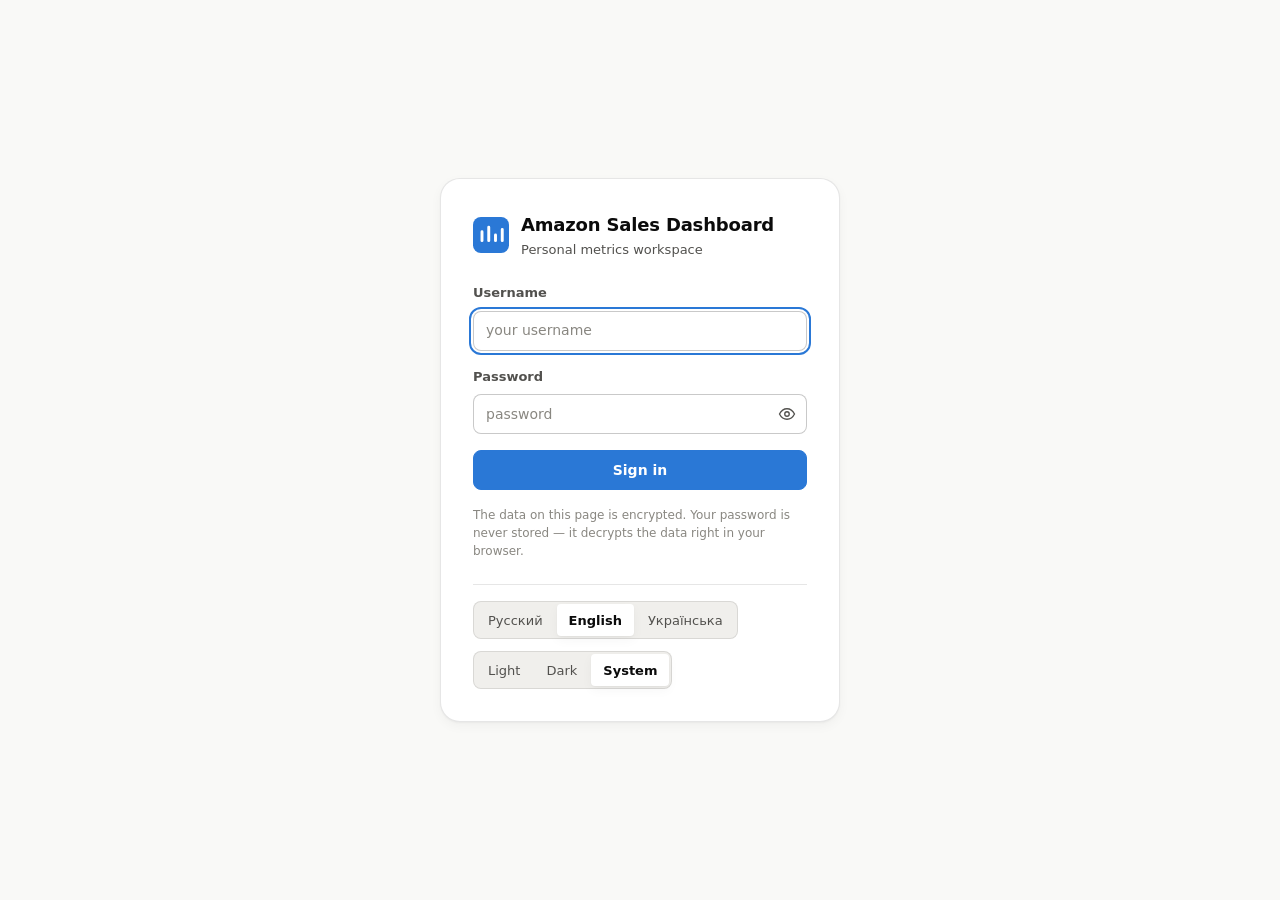
<file: index.html>
<!DOCTYPE html>
<html lang="en" data-theme-pref="system">
<head>
<meta charset="utf-8">
<meta name="viewport" content="width=device-width, initial-scale=1">
<meta name="color-scheme" content="light dark">
<meta name="robots" content="noindex, nofollow">
<title>Amazon Dashboard</title>

<link rel="icon" href="data:image/svg+xml,%3Csvg xmlns='http://www.w3.org/2000/svg' viewBox='0 0 32 32'%3E%3Crect width='32' height='32' rx='7' fill='%232a78d6'/%3E%3Cpath d='M8 21V13M14 21V9M20 21V16M26 21V11' stroke='white' stroke-width='2.6' stroke-linecap='round'/%3E%3C/svg%3E">

<link rel="stylesheet" href="assets/css/tokens.css">
<link rel="stylesheet" href="assets/css/app.css">

<script>
/* Тема применяется ДО первой отрисовки: иначе при системной тёмной
   успевает мигнуть светлый фон. Язык ставится здесь же — атрибут lang
   влияет на переносы и на озвучку скринридером. */
(function () {
  try {
    var pref = localStorage.getItem("dashboard.theme") || "system";
    document.documentElement.setAttribute("data-theme-pref", pref);
    if (pref === "light" || pref === "dark") {
      document.documentElement.setAttribute("data-theme", pref);
    }
  } catch (e) {}
  try {
    var langs = ["ru", "en", "uk"];
    var saved = localStorage.getItem("dashboard.lang");
    var pick = null;
    if (saved && langs.indexOf(saved) !== -1) {
      pick = saved;
    } else {
      var list = navigator.languages && navigator.languages.length
        ? navigator.languages : [navigator.language || "en"];
      for (var i = 0; i < list.length && !pick; i++) {
        var base = String(list[i]).toLowerCase().split("-")[0];
        if (langs.indexOf(base) !== -1) pick = base;
      }
    }
    document.documentElement.lang = pick || "en";
  } catch (e) {}
})();
</script>
</head>

<body>

<a class="skip-link" href="#main" data-i18n="a11y.skipToContent">Skip to content</a>

<!-- =====================================================================
     Экран входа
     ================================================================== -->
<div class="login" id="login-view">
  <div class="login__card">

    <div class="login__brand">
      <svg class="login__mark" viewBox="0 0 32 32" aria-hidden="true">
        <rect width="32" height="32" rx="7" fill="var(--series-1)"></rect>
        <path d="M8 21V13M14 21V9M20 21V16M26 21V11" stroke="#fff"
              stroke-width="2.6" stroke-linecap="round"></path>
      </svg>
      <div>
        <div class="login__title" data-i18n="app.title">Amazon Sales Dashboard</div>
        <div class="login__subtitle" data-i18n="app.subtitle">Personal metrics workspace</div>
      </div>
    </div>

    <form class="login__form" id="login-form" autocomplete="on" novalidate>
      <h1 class="sr-only" data-i18n="login.heading">Sign in</h1>

      <div class="field">
        <label class="field__label" for="login-user" data-i18n="login.user">Username</label>
        <input class="input" id="login-user" name="username" type="text"
               autocomplete="username" required
               data-i18n-attr="placeholder:login.userPlaceholder">
      </div>

      <div class="field">
        <label class="field__label" for="login-password" data-i18n="login.password">Password</label>
        <div class="input-group">
          <input class="input" id="login-password" name="password" type="password"
                 autocomplete="current-password" required
                 data-i18n-attr="placeholder:login.passwordPlaceholder">
          <button class="input-group__action" id="toggle-password" type="button"
                  data-i18n-attr="aria-label:login.showPassword;title:login.showPassword">
            <svg width="18" height="18" viewBox="0 0 24 24" fill="none" aria-hidden="true">
              <path d="M2 12s3.5-7 10-7 10 7 10 7-3.5 7-10 7-10-7-10-7Z"
                    stroke="currentColor" stroke-width="1.8"></path>
              <circle cx="12" cy="12" r="3" stroke="currentColor" stroke-width="1.8"></circle>
            </svg>
          </button>
        </div>
      </div>

      <div class="alert alert--error" id="login-error" role="alert" hidden>
        <svg class="alert__icon" width="16" height="16" viewBox="0 0 24 24" fill="none" aria-hidden="true">
          <circle cx="12" cy="12" r="9" stroke="currentColor" stroke-width="1.8"></circle>
          <path d="M12 7v6M12 16.5v.5" stroke="currentColor" stroke-width="1.8" stroke-linecap="round"></path>
        </svg>
        <span id="login-error-text"></span>
      </div>

      <button class="btn btn--primary" id="login-submit" type="submit">
        <span class="spinner" id="login-spinner" hidden></span>
        <span id="login-submit-text" data-i18n="login.submit">Sign in</span>
      </button>

      <p class="alert alert--info" id="login-hint" hidden>
        <span id="login-hint-text"></span>
      </p>

      <p class="card__caption" data-i18n="login.note">
        The data on this page is encrypted.
      </p>
    </form>

    <div class="login__footer">
      <div class="segmented" role="group" id="login-lang"
           data-i18n-attr="aria-label:nav.language"></div>
      <div class="segmented" role="group" id="login-theme"
           data-i18n-attr="aria-label:nav.theme"></div>
    </div>

  </div>
</div>

<!-- =====================================================================
     Рабочее пространство: меню слева, содержимое справа
     ================================================================== -->
<div class="app" id="app-view" hidden>

  <!-- ---------------------------------------------------------- меню --- -->
  <aside class="sidebar" id="sidebar" data-i18n-attr="aria-label:nav.mainMenu">

    <div class="sidebar__brand">
      <svg class="sidebar__mark" viewBox="0 0 32 32" aria-hidden="true">
        <rect width="32" height="32" rx="7" fill="var(--series-1)"></rect>
        <path d="M8 21V13M14 21V9M20 21V16M26 21V11" stroke="#fff"
              stroke-width="2.6" stroke-linecap="round"></path>
      </svg>
      <div>
        <div class="sidebar__title" data-i18n="app.title">Amazon</div>
        <div class="sidebar__subtitle" id="sidebar-store"></div>
      </div>
    </div>

    <nav class="sidebar__nav" id="sidebar-nav">
      <!-- Пункты меню строятся из описания в app.js: там же лежат
           заголовки для i18n, поэтому дублировать разметку не нужно -->
    </nav>

    <div class="sidebar__footer">
      <button class="btn btn--ghost" id="sign-out" type="button" data-i18n="nav.signOut">
        Sign out
      </button>
    </div>
  </aside>

  <!-- ------------------------------------------------------ содержимое --- -->
  <div class="content">

    <header class="topbar">
      <button class="btn btn--icon menu-toggle" id="menu-toggle" type="button"
              data-i18n-attr="aria-label:nav.mainMenu" aria-expanded="false">
        <svg width="20" height="20" viewBox="0 0 24 24" fill="none" aria-hidden="true">
          <path d="M4 7h16M4 12h16M4 17h16" stroke="currentColor"
                stroke-width="1.9" stroke-linecap="round"></path>
        </svg>
      </button>

      <div class="topbar__heading">
        <div class="topbar__title" id="page-title"></div>
        <div class="topbar__meta" id="updated-at"></div>
      </div>

      <div class="topbar__tools">
        <button class="btn btn--icon bell" id="sync-bell" type="button"
                data-i18n-attr="aria-label:sync.title" aria-haspopup="dialog">
          <svg width="20" height="20" viewBox="0 0 24 24" fill="none" aria-hidden="true">
            <path d="M18 8.5a6 6 0 1 0-12 0c0 6.5-2.5 6.5-2.5 8.5h17c0-2-2.5-2-2.5-8.5Z"
                  stroke="currentColor" stroke-width="1.7" stroke-linejoin="round"></path>
            <path d="M10.2 20.5a2.1 2.1 0 0 0 3.6 0" stroke="currentColor"
                  stroke-width="1.7" stroke-linecap="round"></path>
          </svg>
          <span class="bell__dot" id="sync-dot" hidden></span>
        </button>
        <div class="segmented" role="group" id="app-lang"
             data-i18n-attr="aria-label:nav.language"></div>
        <div class="segmented" role="group" id="app-theme"
             data-i18n-attr="aria-label:nav.theme"></div>
      </div>
    </header>

    <main class="main" id="main">

      <!-- Один ряд фильтров на всё, что ниже. Внутрь карточек не кладём -->
      <section class="filters" id="filters" aria-labelledby="filters-heading">
        <h2 class="sr-only" id="filters-heading" data-i18n="filter.period">Period</h2>

        <div class="filters__group">
          <label class="field__label" for="filter-period" data-i18n="filter.period">Period</label>
          <select class="select" id="filter-period"></select>
        </div>


        <div class="filters__group">
          <label class="field__label" for="filter-marketplace" data-i18n="filter.marketplace">Marketplace</label>
          <select class="select" id="filter-marketplace"></select>
        </div>

        <p class="filters__note"><span data-i18n="filter.note"></span> <span id="fx-note"></span></p>
      </section>

      <section class="card" id="empty-state" hidden>
        <div class="empty">
          <svg class="empty__icon" width="40" height="40" viewBox="0 0 24 24" fill="none" aria-hidden="true">
            <path d="M4 19V6M9 19V10M14 19V13M19 19V8" stroke="currentColor"
                  stroke-width="1.6" stroke-linecap="round"></path>
            <path d="M3 21h18" stroke="currentColor" stroke-width="1.6" stroke-linecap="round"></path>
          </svg>
          <div class="empty__title" data-i18n="empty.title">No data yet</div>
          <p class="empty__text" data-i18n="empty.text"></p>
        </div>
      </section>

      <!-- ============================================================
           Страница: Анализ продаж
           ========================================================= -->
      <div id="page-sales" class="page" hidden>

        <section class="grid" aria-labelledby="sales-kpi-heading" style="margin-bottom:var(--sp-4)">
          <h2 class="sr-only" id="sales-kpi-heading" data-i18n="page.salesAnalysis">Sales analysis</h2>

          <div class="card span-6 rows-2 stat stat--hero" id="s-kpi-net"></div>
          <div class="card span-3 stat" id="s-kpi-revenue"></div>
          <div class="card span-3 stat" id="s-kpi-fees"></div>
          <div class="card span-3 stat" id="s-kpi-feeshare"></div>
          <div class="card span-3 stat" id="s-kpi-refunds"></div>
        </section>

        <section class="grid grid--top">

          <!-- Выручка и чистый доход: обе величины в одной валюте,
               поэтому одна шкала. Двух осей Y здесь быть не должно. -->
          <figure class="card span-8" id="card-s-trend">
            <div class="card__head">
              <div>
                <figcaption class="card__title" data-i18n="chart.revenueVsNet"></figcaption>
                <div class="card__subtitle" id="s-trend-range"></div>
              </div>
              <button class="card__toggle" type="button" data-table-toggle="s-trend"
                      aria-pressed="false" data-i18n="table.show"></button>
            </div>
            <div class="chart" id="chart-s-trend"></div>
            <div id="legend-s-trend"></div>
            <div id="table-s-trend" hidden></div>
            <p class="card__caption" data-i18n="chart.revenueVsNetCaption"></p>
          </figure>

          <!-- Структура расходов: часть-целое -> стопочная полоса -->
          <figure class="card span-4" id="card-s-mix">
            <div class="card__head">
              <div>
                <figcaption class="card__title" data-i18n="chart.feeMix"></figcaption>
              </div>
              <button class="card__toggle" type="button" data-table-toggle="s-mix"
                      aria-pressed="false" data-i18n="table.show"></button>
            </div>
            <div class="chart" id="chart-s-mix"></div>
            <div id="legend-s-mix"></div>
            <div id="table-s-mix" hidden></div>
            <p class="card__caption" data-i18n="chart.feeMixCaption"></p>
          </figure>

          <!-- Комиссии по типам: одна серия -> один цвет на все столбцы -->
          <figure class="card span-6" id="card-s-fees">
            <div class="card__head">
              <div>
                <figcaption class="card__title" data-i18n="chart.feesByType"></figcaption>
              </div>
              <button class="card__toggle" type="button" data-table-toggle="s-fees"
                      aria-pressed="false" data-i18n="table.show"></button>
            </div>
            <div class="chart" id="chart-s-fees"></div>
            <div id="table-s-fees" hidden></div>
            <p class="card__caption" data-i18n="chart.feesByTypeCaption"></p>
          </figure>

          <figure class="card span-6" id="card-s-products">
            <div class="card__head">
              <div>
                <figcaption class="card__title" data-i18n="chart.topByNet"></figcaption>
              </div>
              <button class="card__toggle" type="button" data-table-toggle="s-products"
                      aria-pressed="false" data-i18n="table.show"></button>
            </div>
            <div class="chart" id="chart-s-products"></div>
            <div id="table-s-products" hidden></div>
            <p class="card__caption" data-i18n="chart.topByNetCaption"></p>
          </figure>

        </section>
      </div>

      <!-- ============================================================
           Страница: Обзор продаж
           ========================================================= -->
      <div id="page-overview" class="page" hidden>

        <section class="grid" aria-labelledby="kpi-heading" style="margin-bottom:var(--sp-4)">
          <h2 class="sr-only" id="kpi-heading" data-i18n="kpi.revenue">Revenue</h2>

          <div class="card span-6 rows-2 stat stat--hero" id="kpi-revenue"></div>
          <div class="card span-3 stat" id="kpi-units"></div>
          <div class="card span-3 stat" id="kpi-orders"></div>
          <div class="card span-3 stat" id="kpi-avg"></div>
          <div class="card span-3 stat" id="kpi-skus"></div>
        </section>

        <section class="grid grid--top">

          <figure class="card span-8" id="card-revenue">
            <div class="card__head">
              <div>
                <figcaption class="card__title" data-i18n="chart.revenueOverTime"></figcaption>
                <div class="card__subtitle" id="revenue-range"></div>
              </div>
              <button class="card__toggle" type="button" data-table-toggle="revenue"
                      aria-pressed="false" data-i18n="table.show"></button>
            </div>
            <div class="chart" id="chart-revenue"></div>
            <div id="table-revenue" hidden></div>
            <p class="card__caption" data-i18n="chart.revenueOverTimeCaption"></p>
          </figure>

          <figure class="card span-4" id="card-marketplace">
            <div class="card__head">
              <div>
                <figcaption class="card__title" data-i18n="chart.byMarketplace"></figcaption>
              </div>
              <button class="card__toggle" type="button" data-table-toggle="marketplace"
                      aria-pressed="false" data-i18n="table.show"></button>
            </div>
            <div class="chart" id="chart-marketplace"></div>
            <div id="legend-marketplace"></div>
            <div id="table-marketplace" hidden></div>
            <p class="card__caption" data-i18n="chart.byMarketplaceCaption"></p>
          </figure>

          <figure class="card span-6" id="card-units">
            <div class="card__head">
              <div>
                <figcaption class="card__title" data-i18n="chart.unitsOverTime"></figcaption>
              </div>
              <button class="card__toggle" type="button" data-table-toggle="units"
                      aria-pressed="false" data-i18n="table.show"></button>
            </div>
            <div class="chart" id="chart-units"></div>
            <div id="table-units" hidden></div>
          </figure>

          <figure class="card span-6" id="card-skus">
            <div class="card__head">
              <div>
                <figcaption class="card__title" data-i18n="chart.topSkus"></figcaption>
              </div>
              <button class="card__toggle" type="button" data-table-toggle="skus"
                      aria-pressed="false" data-i18n="table.show"></button>
            </div>
            <div class="chart" id="chart-skus"></div>
            <div id="table-skus" hidden></div>
            <p class="card__caption" data-i18n="chart.topSkusCaption"></p>
          </figure>

        </section>
      </div>

      <!-- ============================================================
           Страница: Маржа по странам
           «Страна» здесь — витрина из общего фильтра сверху.
           ========================================================= -->
      <div id="page-margin" class="page" hidden>

        <!-- Пустое состояние: в payload нет узла margin (старая выгрузка) -->
        <section class="card" id="margin-empty" hidden>
          <div class="empty">
            <svg class="empty__icon" width="40" height="40" viewBox="0 0 24 24" fill="none" aria-hidden="true">
              <path d="M19 5L5 19" stroke="currentColor" stroke-width="1.6" stroke-linecap="round"></path>
              <circle cx="6.5" cy="6.5" r="2.5" stroke="currentColor" stroke-width="1.6"></circle>
              <circle cx="17.5" cy="17.5" r="2.5" stroke="currentColor" stroke-width="1.6"></circle>
            </svg>
            <div class="empty__title" data-i18n="page.margin"></div>
            <p class="empty__text" data-i18n="margin.empty"></p>
          </div>
        </section>

        <div id="margin-content" hidden>

          <section class="grid" aria-labelledby="margin-kpi-heading" style="margin-bottom:var(--sp-4)">
            <h2 class="sr-only" id="margin-kpi-heading" data-i18n="page.margin">Margin</h2>

            <div class="card span-6 rows-2 stat stat--hero" id="m-kpi-revenue"></div>
            <div class="card span-3 stat" id="m-kpi-costs"></div>
            <div class="card span-3 stat" id="m-kpi-cogs"></div>
            <div class="card span-3 stat" id="m-kpi-profit"></div>
            <div class="card span-3 stat" id="m-kpi-margin"></div>
          </section>

          <section class="grid grid--top">

            <!-- Выручка и прибыль: обе величины в евро, поэтому шкала одна -->
            <figure class="card span-12" id="card-m-trend">
              <div class="card__head">
                <div>
                  <figcaption class="card__title" data-i18n="chart.marginTrend"></figcaption>
                  <div class="card__subtitle" id="m-trend-range"></div>
                </div>
                <button class="card__toggle" type="button" data-table-toggle="m-trend"
                        aria-pressed="false" data-i18n="table.show"></button>
              </div>
              <div class="chart" id="chart-m-trend"></div>
              <div id="legend-m-trend"></div>
              <div id="table-m-trend" hidden></div>
              <p class="card__caption" data-i18n="chart.marginTrendCaption"></p>
            </figure>

            <!-- Сезонность: линии по годам; месяцы без данных — разрыв, не ноль -->
            <figure class="card span-8" id="card-m-season">
              <div class="card__head">
                <div>
                  <figcaption class="card__title" data-i18n="chart.seasonality"></figcaption>
                </div>
                <button class="card__toggle" type="button" data-table-toggle="m-season"
                        aria-pressed="false" data-i18n="table.show"></button>
              </div>
              <div class="chart" id="chart-m-season"></div>
              <div id="legend-m-season"></div>
              <div id="table-m-season" hidden></div>
              <p class="card__caption" data-i18n="margin.seasonNote"></p>
            </figure>

            <!-- Разбор расходов за выбранный период -->
            <section class="card span-4" id="card-m-breakdown">
              <div class="card__head">
                <div>
                  <h3 class="card__title" data-i18n="margin.breakdown"></h3>
                </div>
              </div>
              <div id="m-breakdown"></div>
              <p class="card__caption" data-i18n="margin.breakdownCaption"></p>
            </section>

            <!-- Недельная выручка отмеченных ниже ASIN -->
            <figure class="card span-12" id="card-m-asin">
              <div class="card__head">
                <div>
                  <figcaption class="card__title" data-i18n="chart.asinWeekly"></figcaption>
                </div>
                <button class="card__toggle" type="button" data-table-toggle="m-asin"
                        aria-pressed="false" data-i18n="table.show"></button>
              </div>
              <div class="chart" id="chart-m-asin"></div>
              <div id="legend-m-asin"></div>
              <div id="table-m-asin" hidden></div>
              <p class="card__caption" id="m-asin-hint" data-i18n="margin.pickHint"></p>
            </figure>

            <!-- Таблица товаров с чекбоксами «в график» -->
            <section class="card span-12" id="card-m-products">
              <div class="card__head">
                <div>
                  <h3 class="card__title" data-i18n="margin.products"></h3>
                </div>
              </div>
              <div id="m-products"></div>
              <p class="card__caption" id="m-cogs-note" hidden></p>
            </section>

          </section>
        </div>
      </div>

      <!-- Раздел «4»: площадки рядом друг с другом -->
      <div id="page-cmp4" class="page" hidden>

        <!-- В выгрузке нет узла economics — сравнивать нечего -->
        <section class="card" id="cmp-empty" hidden>
          <div class="empty">
            <svg class="empty__icon" width="40" height="40" viewBox="0 0 24 24" fill="none" aria-hidden="true">
              <path d="M12 4v16M5 8h14M9 20h6" stroke="currentColor" stroke-width="1.6"
                    stroke-linecap="round"></path>
              <path d="M5 8l-2.5 5.5a3 3 0 006 0zM19 8l-2.5 5.5a3 3 0 006 0" stroke="currentColor"
                    stroke-width="1.6" stroke-linejoin="round"></path>
            </svg>
            <div class="empty__title" data-i18n="page.cmp4"></div>
            <p class="empty__text" data-i18n="cmp.empty"></p>
          </div>
        </section>

        <div id="cmp-content" hidden>

          <section class="grid" aria-labelledby="cmp-kpi-heading" style="margin-bottom:var(--sp-4)">
            <h2 class="sr-only" id="cmp-kpi-heading" data-i18n="cmp.subtitle">Marketplace comparison</h2>

            <div class="card span-6 rows-2 stat stat--hero" id="c-kpi-revenue"></div>
            <div class="card span-3 stat" id="c-kpi-profit"></div>
            <div class="card span-3 stat" id="c-kpi-margin"></div>
            <div class="card span-3 stat" id="c-kpi-orders"></div>
          </section>

          <section class="grid grid--top">

            <!-- Рейтинг площадок по чистой прибыли -->
            <section class="card span-12" id="card-cmp-table">
              <div class="card__head">
                <div>
                  <h3 class="card__title" data-i18n="cmp.table"></h3>
                  <div class="card__subtitle" id="cmp-range"></div>
                </div>
              </div>
              <div id="cmp-table"></div>
              <p class="card__caption" data-i18n="cmp.tableCaption"></p>
              <p class="card__caption" id="cmp-cogs-note" data-i18n="cmp.noCogsNote" hidden></p>
              <p class="card__caption" data-i18n="cmp.allMarkets"></p>
            </section>

            <!-- Рост, оплаченный маржой -->
            <section class="card span-7" id="card-cmp-flags">
              <div class="card__head">
                <div>
                  <h3 class="card__title" data-i18n="cmp.flag"></h3>
                </div>
              </div>
              <div id="cmp-flags"></div>
              <p class="card__caption" data-i18n="cmp.flagCaption"></p>
            </section>

            <!-- Проверки, без которых цифрам выше верить нельзя -->
            <section class="card span-5" id="card-cmp-quality">
              <div class="card__head">
                <div>
                  <h3 class="card__title" data-i18n="cmp.quality"></h3>
                </div>
              </div>
              <div id="cmp-quality"></div>
            </section>

          </section>
        </div>
      </div>

      <!-- Период против предыдущего: выручка, прибыль и что именно её сдвинуло -->
      <div id="page-p30" class="page" hidden>

        <!-- Без узла economics или без себестоимости сравнивать нечего -->
        <section class="card" id="p30-empty" hidden>
          <div class="empty">
            <svg class="empty__icon" width="40" height="40" viewBox="0 0 24 24" fill="none" aria-hidden="true">
              <path d="M4 19h16M7 16V9M12 16V5M17 16v-4" stroke="currentColor" stroke-width="1.6"
                    stroke-linecap="round"></path>
            </svg>
            <div class="empty__title" data-i18n="page.p30"></div>
            <p class="empty__text" data-i18n="p30.empty"></p>
          </div>
        </section>

        <div id="p30-content" hidden>

          <!-- Дыра в выгрузке: сутки с комиссиями, но без продаж -->
          <section class="card" id="p30-gap" hidden style="margin-bottom:var(--sp-4)">
            <div class="card__head">
              <div>
                <h3 class="card__title" data-i18n="p30.gapTitle"></h3>
                <div class="card__subtitle" id="p30-gap-text"></div>
              </div>
            </div>
          </section>

          <section class="grid" aria-labelledby="p30-kpi-heading" style="margin-bottom:var(--sp-4)">
            <h2 class="sr-only" id="p30-kpi-heading" data-i18n="p30.subtitle"></h2>

            <div class="card span-6 rows-2 stat stat--hero" id="p30-kpi-revenue"></div>
            <div class="card span-3 stat" id="p30-kpi-profit"></div>
            <div class="card span-3 stat" id="p30-kpi-margin"></div>
            <div class="card span-3 stat" id="p30-kpi-units"></div>
            <div class="card span-3 stat" id="p30-kpi-ads"></div>
            <div class="card span-3 stat" id="p30-kpi-refunds"></div>
          </section>

          <section class="grid grid--top">

            <!-- Пять самых значимых изменений, каждое в деньгах -->
            <section class="card span-7" id="card-p30-movers">
              <div class="card__head">
                <div>
                  <h3 class="card__title" data-i18n="p30.movers"></h3>
                  <div class="card__subtitle" id="p30-range"></div>
                </div>
              </div>
              <div id="p30-movers"></div>
              <p class="card__caption" data-i18n="p30.moversCaption"></p>
            </section>

            <!-- Из чего сложилось изменение прибыли -->
            <section class="card span-5" id="card-p30-bridge">
              <div class="card__head">
                <div>
                  <h3 class="card__title" data-i18n="p30.bridge"></h3>
                </div>
              </div>
              <div id="p30-bridge"></div>
              <p class="card__caption" data-i18n="p30.bridgeCaption"></p>
            </section>

            <!-- Комиссии Amazon по типам -->
            <section class="card span-7" id="card-p30-fees">
              <div class="card__head">
                <div>
                  <h3 class="card__title" data-i18n="p30.fees"></h3>
                </div>
              </div>
              <div id="p30-fees"></div>
              <p class="card__caption" data-i18n="p30.feesCaption"></p>
            </section>

            <!-- Витрины -->
            <section class="card span-5" id="card-p30-markets">
              <div class="card__head">
                <div>
                  <h3 class="card__title" data-i18n="p30.markets"></h3>
                </div>
              </div>
              <div id="p30-markets"></div>
            </section>

          </section>
        </div>
      </div>

      <!-- Раздел «20»: поисковые запросы, показы и кликабельность (SQP) -->
      <div id="page-sqp20" class="page" hidden>

        <!-- Без узла sqp показывать нечего: отчёт требует роли Brand Analytics -->
        <section class="card" id="sqp-empty" hidden>
          <div class="empty">
            <svg class="empty__icon" width="40" height="40" viewBox="0 0 24 24" fill="none" aria-hidden="true">
              <circle cx="11" cy="11" r="6" stroke="currentColor" stroke-width="1.6"></circle>
              <path d="M20 20l-4.5-4.5" stroke="currentColor" stroke-width="1.6" stroke-linecap="round"></path>
            </svg>
            <div class="empty__title" data-i18n="page.sqp20"></div>
            <p class="empty__text" data-i18n="sqp.empty"></p>
          </div>
        </section>

        <div id="sqp-content" hidden>

          <section class="card" style="margin-bottom:var(--sp-4)">
            <div class="card__head">
              <div>
                <h3 class="card__title" id="sqp-title"></h3>
                <div class="card__subtitle" id="sqp-range"></div>
              </div>
              <!-- Переключатель товара здесь, а не в общем ряду фильтров:
                   он относится только к этому разделу. Отчёт отдаёт топ-100
                   запросов НА ASIN, поэтому смотреть их можно лишь по одному. -->
              <div class="filters__group">
                <label class="field__label" for="sqp-asin" data-i18n="sqp.asinPick"></label>
                <select class="select" id="sqp-asin"></select>
              </div>
            </div>
            <p class="card__caption" data-i18n="sqp.caption"></p>
          </section>

          <section class="grid" aria-labelledby="sqp-kpi-heading" style="margin-bottom:var(--sp-4)">
            <h2 class="sr-only" id="sqp-kpi-heading" data-i18n="sqp.subtitle"></h2>

            <div class="card span-6 rows-2 stat stat--hero" id="sqp-kpi-ctr"></div>
            <div class="card span-3 stat" id="sqp-kpi-impressions"></div>
            <div class="card span-3 stat" id="sqp-kpi-impshare"></div>
            <div class="card span-3 stat" id="sqp-kpi-clicks"></div>
            <div class="card span-3 stat" id="sqp-kpi-clickshare"></div>
            <div class="card span-3 stat" id="sqp-kpi-volume"></div>
          </section>

          <section class="grid grid--top">

            <!-- Группа A: трафик качественный, слаба карточка -->
            <section class="card span-12" id="card-sqp-fix">
              <div class="card__head">
                <div>
                  <h3 class="card__title" data-i18n="sqp.fix"></h3>
                  <div class="card__subtitle" data-i18n="sqp.fixCaption"></div>
                </div>
              </div>
              <div class="scroll" id="sqp-fix"></div>
            </section>

            <!-- Группа B: показы уходят впустую -->
            <section class="card span-12" id="card-sqp-irrelevant">
              <div class="card__head">
                <div>
                  <h3 class="card__title" data-i18n="sqp.irrelevant"></h3>
                  <div class="card__subtitle" data-i18n="sqp.irrelevantCaption"></div>
                </div>
              </div>
              <div class="scroll" id="sqp-irrelevant"></div>
            </section>

            <!-- Полный список запросов -->
            <section class="card span-12" id="card-sqp-all">
              <div class="card__head">
                <div>
                  <h3 class="card__title" data-i18n="sqp.all"></h3>
                  <div class="card__subtitle" data-i18n="sqp.allCaption"></div>
                </div>
              </div>
              <div class="scroll" id="sqp-all"></div>
            </section>

          </section>
        </div>
      </div>

      <!-- Раздел «24»: затоваривание, возраст запаса, комиссии за хранение.
           Фильтры периода и витрины на этой странице скрыты (см. navigate):
           это снимок склада на дату выгрузки, а склад Pan-EU общий. -->
      <div id="page-ovr24" class="page" hidden>

        <!-- Без узла overstock показывать нечего -->
        <section class="card" id="ovr-empty" hidden>
          <div class="empty">
            <svg class="empty__icon" width="40" height="40" viewBox="0 0 24 24" fill="none" aria-hidden="true">
              <path d="M12 3l8 4.5v9L12 21l-8-4.5v-9L12 3z" stroke="currentColor" stroke-width="1.6"
                stroke-linejoin="round"></path>
              <path d="M4 7.5l8 4.5 8-4.5M12 12v9" stroke="currentColor" stroke-width="1.6"
                stroke-linejoin="round"></path>
            </svg>
            <div class="empty__title" data-i18n="page.ovr24"></div>
            <p class="empty__text" data-i18n="ovr.empty"></p>
          </div>
        </section>

        <div id="ovr-content" hidden>

          <section class="card" style="margin-bottom:var(--sp-4)">
            <div class="card__head">
              <div>
                <h3 class="card__title" data-i18n="ovr.subtitle"></h3>
                <div class="card__subtitle" id="ovr-snapshot"></div>
              </div>
            </div>
            <p class="card__caption" id="ovr-caption"></p>
          </section>

          <section class="grid" aria-labelledby="ovr-kpi-heading" style="margin-bottom:var(--sp-4)">
            <h2 class="sr-only" id="ovr-kpi-heading" data-i18n="ovr.subtitle"></h2>

            <!-- Ведущее число слева на две строки, четыре мелкие плитки сеткой
                 2×2 справа — ровно 12 колонок в два ряда. Шестая плитка
                 осталась бы сиротой в третьем ряду, поэтому оценка хранения
                 на следующий месяц ушла в подпись прогноза на три месяца. -->
            <div class="card span-6 rows-2 stat stat--hero" id="ovr-kpi-stock"></div>
            <div class="card span-3 stat" id="ovr-kpi-inbound"></div>
            <div class="card span-3 stat" id="ovr-kpi-storage12m"></div>
            <div class="card span-3 stat" id="ovr-kpi-storage3m"></div>
            <div class="card span-3 stat" id="ovr-kpi-cross"></div>
          </section>

          <section class="grid grid--top">

            <!-- Возраст запаса по корзинам дней.
                 span-4/span-8, а не 5/7: классов .span-5 и .span-7 в app.css нет,
                 карточка с ними схлопывается в одну колонку из двенадцати. -->
            <section class="card span-4" id="card-ovr-age">
              <div class="card__head">
                <div>
                  <h3 class="card__title" data-i18n="ovr.age"></h3>
                  <div class="card__subtitle" data-i18n="ovr.ageCaption"></div>
                </div>
              </div>
              <div class="scroll" id="ovr-age"></div>
            </section>

            <!-- Кто дойдёт до порога надбавки и когда -->
            <section class="card span-8" id="card-ovr-cross">
              <div class="card__head">
                <div>
                  <h3 class="card__title" data-i18n="ovr.cross"></h3>
                  <div class="card__subtitle" data-i18n="ovr.crossCaption"></div>
                </div>
              </div>
              <div class="scroll" id="ovr-cross"></div>
            </section>

            <!-- Полная таблица позиций -->
            <section class="card span-12" id="card-ovr-table">
              <div class="card__head">
                <div>
                  <h3 class="card__title" data-i18n="ovr.table"></h3>
                  <div class="card__subtitle" data-i18n="ovr.tableCaption"></div>
                </div>
              </div>
              <div class="scroll" id="ovr-table"></div>
            </section>

            <!-- Честный список того, чего в данных нет -->
            <section class="card span-12" id="card-ovr-gaps">
              <div class="card__head">
                <div>
                  <h3 class="card__title" data-i18n="ovr.gaps"></h3>
                </div>
              </div>
              <ul class="card__caption" id="ovr-gaps"></ul>
            </section>

          </section>
        </div>
      </div>

      <!-- ============================================================
           Страница: Страны доставки
           ------------------------------------------------------------
           Разрез по стране ПОЛУЧАТЕЛЯ — куда уехала посылка.
           В Data Kiosk такого поля нет вообще, единственный источник —
           Orders Report, ship-country.

           Не путать с разделом «Маржа»: там «страна» означает витрину,
           то есть где оформлен заказ. Покупка на витрине одной страны
           с доставкой в соседнюю в марже лежит внутри этой витрины.

           Период узла задан при выгрузке и общему фильтру не подчиняется,
           поэтому фильтры на этой странице скрыты (см. navigate).
           ========================================================= -->
      <div id="page-geo" class="page" hidden>

        <!-- Без узла countries показывать нечего -->
        <section class="card" id="geo-empty" hidden>
          <div class="empty">
            <svg class="empty__icon" width="40" height="40" viewBox="0 0 24 24" fill="none" aria-hidden="true">
              <circle cx="12" cy="12" r="9" stroke="currentColor" stroke-width="1.6"></circle>
              <path d="M3.5 9h17M3.5 15h17" stroke="currentColor" stroke-width="1.6"></path>
              <path d="M12 3c2.5 2.4 3.8 5.4 3.8 9s-1.3 6.6-3.8 9c-2.5-2.4-3.8-5.4-3.8-9S9.5 5.4 12 3z"
                stroke="currentColor" stroke-width="1.6"></path>
            </svg>
            <div class="empty__title" data-i18n="page.geo"></div>
            <p class="empty__text" data-i18n="geo.empty"></p>
          </div>
        </section>

        <div id="geo-content" hidden>

          <section class="card" style="margin-bottom:var(--sp-4)">
            <div class="card__head">
              <div>
                <h3 class="card__title" data-i18n="geo.subtitle"></h3>
                <div class="card__subtitle" id="geo-range"></div>
              </div>
              <!-- Переключатель страны местный: общий фильтр витрин отвечает
                   за то, ГДЕ оформлен заказ, а здесь выбирают, КУДА он уехал -->
              <div class="filters__group">
                <label class="field__label" for="geo-country" data-i18n="geo.countryPick"></label>
                <select class="select" id="geo-country"></select>
              </div>
            </div>
            <p class="card__caption" id="geo-caption"></p>
          </section>

          <section class="grid" aria-labelledby="geo-kpi-heading" style="margin-bottom:var(--sp-4)">
            <h2 class="sr-only" id="geo-kpi-heading" data-i18n="geo.subtitle"></h2>

            <!-- Герой — прибыль: ради неё раздел и расширяли. Сумма с НДС,
                 нетто, штуки и заказы стоят рядом плитками; нижний ряд —
                 четыре статьи расходов, из которых прибыль и сложилась.
                 Ровно 12 колонок в каждом ряду: (6+3+3) x2 и (3+3+3+3). -->
            <div class="card span-6 rows-2 stat stat--hero" id="geo-kpi-profit"></div>
            <div class="card span-3 stat" id="geo-kpi-gross"></div>
            <div class="card span-3 stat" id="geo-kpi-netrev"></div>
            <div class="card span-3 stat" id="geo-kpi-units"></div>
            <div class="card span-3 stat" id="geo-kpi-orders"></div>
            <div class="card span-3 stat" id="geo-kpi-refunds"></div>
            <div class="card span-3 stat" id="geo-kpi-fees"></div>
            <div class="card span-3 stat" id="geo-kpi-ads"></div>
            <div class="card span-3 stat" id="geo-kpi-cogs"></div>
          </section>

          <section class="grid grid--top">

            <!-- Одна серия -> один цвет на все столбцы -->
            <figure class="card span-6" id="card-geo-countries">
              <div class="card__head">
                <div>
                  <figcaption class="card__title" data-i18n="geo.byCountry"></figcaption>
                  <div class="card__subtitle" data-i18n="geo.byCountryCaption"></div>
                </div>
                <button class="card__toggle" type="button" data-table-toggle="geo-countries"
                        aria-pressed="false" data-i18n="table.show"></button>
              </div>
              <div class="chart" id="chart-geo-countries"></div>
              <div id="table-geo-countries" hidden></div>
            </figure>

            <!-- Помесячно. Штуки и деньги — разные единицы, поэтому НЕ на одной
                 картинке с двумя осями: на графике деньги, штуки лежат в
                 табличном двойнике. -->
            <figure class="card span-6" id="card-geo-trend">
              <div class="card__head">
                <div>
                  <figcaption class="card__title" data-i18n="geo.trend"></figcaption>
                  <div class="card__subtitle" id="geo-trend-scope"></div>
                </div>
                <button class="card__toggle" type="button" data-table-toggle="geo-trend"
                        aria-pressed="false" data-i18n="table.show"></button>
              </div>
              <div class="chart" id="chart-geo-trend"></div>
              <div id="legend-geo-trend"></div>
              <div id="table-geo-trend" hidden></div>
              <p class="card__caption" data-i18n="geo.trendCaption"></p>
            </figure>

            <!-- Главная таблица раздела: товар, ASIN, штуки, деньги -->
            <section class="card span-12" id="card-geo-products">
              <div class="card__head">
                <div>
                  <h3 class="card__title" data-i18n="geo.products"></h3>
                  <div class="card__subtitle" id="geo-products-scope"></div>
                </div>
              </div>
              <div class="scroll" id="geo-products"></div>
              <p class="card__caption" data-i18n="geo.productsCaption"></p>
            </section>

            <!-- Честный список того, чего в этих цифрах нет -->
            <section class="card span-12" id="card-geo-gaps">
              <div class="card__head">
                <div>
                  <h3 class="card__title" data-i18n="geo.gaps"></h3>
                </div>
              </div>
              <ul class="card__caption" id="geo-gaps"></ul>
            </section>

          </section>
        </div>
      </div>

      <!-- Заглушка для разделов, которых ещё нет -->
      <div id="page-placeholder" class="page" hidden>
        <section class="card">
          <div class="empty">
            <svg class="empty__icon" width="40" height="40" viewBox="0 0 24 24" fill="none" aria-hidden="true">
              <rect x="3" y="5" width="18" height="14" rx="2" stroke="currentColor" stroke-width="1.6"></rect>
              <path d="M3 10h18" stroke="currentColor" stroke-width="1.6"></path>
            </svg>
            <div class="empty__title" id="placeholder-title"></div>
            <p class="empty__text" data-i18n="page.soonText"></p>
          </div>
        </section>
      </div>

      <!-- База знаний. Содержимое приезжает внутри шифрованного payload:
           репозиторий публичный, а в документации скриншоты с выручкой. -->
      <div id="page-wiki" class="page" hidden>
        <div class="wiki">
          <nav class="wiki__nav" id="wiki-nav" data-i18n-attr="aria-label:page.wiki"></nav>
          <article class="wiki__body card" id="wiki-body"></article>
        </div>
      </div>

    </main>

    <footer class="footer">
      <span data-i18n="footer.note"></span>
    </footer>
  </div>
</div>

<!-- Модальное окно журнала синхронизаций. Нативный <dialog>: фокус-ловушка,
     закрытие по Esc и подложка достаются бесплатно и работают правильно. -->
<dialog class="modal" id="sync-modal" aria-labelledby="sync-modal-title">
  <div class="modal__head">
    <div>
      <h2 class="modal__title" id="sync-modal-title" data-i18n="sync.title">Синхронизация</h2>
      <p class="modal__subtitle" id="sync-schedule"></p>
    </div>
    <button class="btn btn--icon" id="sync-close" type="button"
            data-i18n-attr="aria-label:sync.close">
      <svg width="18" height="18" viewBox="0 0 24 24" fill="none" aria-hidden="true">
        <path d="M6 6l12 12M18 6L6 18" stroke="currentColor" stroke-width="1.9"
              stroke-linecap="round"></path>
      </svg>
    </button>
  </div>
  <div class="modal__body" id="sync-list"></div>
  <div class="modal__foot">
    <a class="link" id="sync-more" href="logs.html" data-i18n="sync.more">Подробнее</a>
  </div>
</dialog>

<!-- Порядок важен: i18n и Fmt нужны charts.js и app.js -->
<script src="assets/js/i18n.js"></script>
<script src="assets/js/format.js"></script>
<script src="assets/js/vault.js"></script>
<script src="assets/js/charts.js"></script>
<script src="assets/js/runs.js"></script>
<script src="assets/js/markdown.js"></script>
<!-- Зашифрованные данные. Отдельным файлом, чтобы обновлять их не трогая код.
     Загружается как обычный скрипт, а не через fetch — тогда страница
     одинаково работает и на GitHub Pages, и открытая с диска. -->
<script src="data/dashboard.enc.js" onerror="window.__DASHBOARD_MISSING__=true"></script>
<!-- Журнал синхронизаций. НЕ шифруется намеренно: причину сбоя нужно видеть
     и тогда, когда войти нельзя. Внутри только эксплуатационные данные —
     времена, статусы, тексты ошибок. Денег и SKU здесь нет. -->
<script src="data/runs.js" onerror="window.__RUNS_MISSING__=true"></script>
<script src="assets/js/app.js"></script>

</body>
</html>
</file>
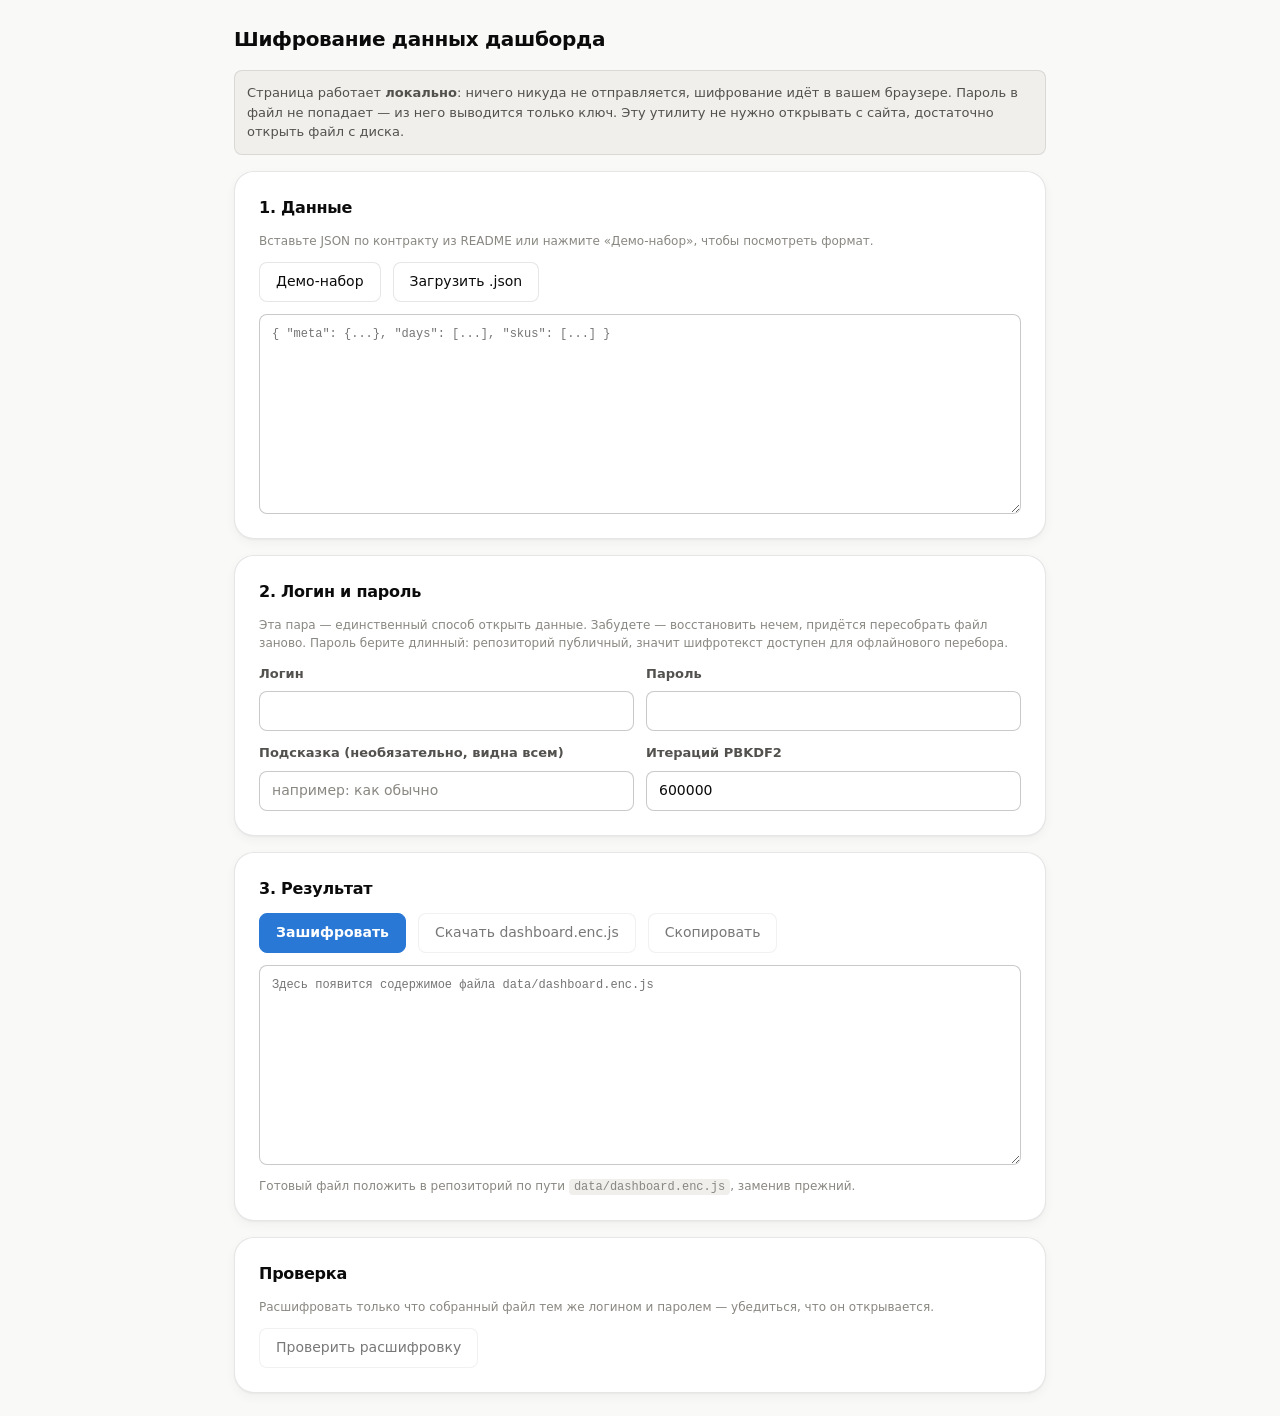
<file: tools/encrypt.html>
<!DOCTYPE html>
<html lang="ru">
<head>
<meta charset="utf-8">
<meta name="viewport" content="width=device-width, initial-scale=1">
<meta name="robots" content="noindex, nofollow">
<title>Шифрование данных дашборда</title>
<link rel="stylesheet" href="../assets/css/tokens.css">
<link rel="stylesheet" href="../assets/css/app.css">
<style>
  .tool { max-width: 860px; margin: 0 auto; padding: var(--sp-5); display: flex;
          flex-direction: column; gap: var(--sp-4); }
  textarea { width: 100%; min-height: 200px; font-family: ui-monospace, "Cascadia Mono",
             Consolas, monospace; font-size: 12px; padding: var(--sp-3);
             border: 1px solid var(--border-strong); border-radius: var(--radius-sm);
             background: var(--surface-raised); color: var(--text-primary); resize: vertical; }
  .row { display: flex; gap: var(--sp-3); flex-wrap: wrap; }
  .row > .field { flex: 1 1 200px; }
  code { font-family: ui-monospace, Consolas, monospace;
         background: var(--surface-sunken); padding: 1px 5px; border-radius: 4px; }
  ol { padding-inline-start: 1.2em; }
  li { margin-bottom: var(--sp-2); }
</style>
</head>
<body>

<div class="tool">

  <h1 class="card__title" style="font-size:1.25rem">Шифрование данных дашборда</h1>

  <div class="alert alert--info">
    <span>
      Страница работает <strong>локально</strong>: ничего никуда не отправляется, шифрование
      идёт в вашем браузере. Пароль в файл не попадает — из него выводится только ключ.
      Эту утилиту не нужно открывать с сайта, достаточно открыть файл с диска.
    </span>
  </div>

  <section class="card">
    <h2 class="card__title">1. Данные</h2>
    <p class="card__caption">
      Вставьте JSON по контракту из README или нажмите «Демо-набор», чтобы посмотреть формат.
    </p>
    <div class="row">
      <button class="btn" type="button" id="btn-demo">Демо-набор</button>
      <label class="btn" style="cursor:pointer">
        Загрузить .json<input type="file" id="file" accept=".json,application/json" hidden>
      </label>
      <span class="card__caption" id="size-note" style="align-self:center"></span>
    </div>
    <textarea id="json" spellcheck="false" placeholder='{ "meta": {...}, "days": [...], "skus": [...] }'></textarea>
  </section>

  <section class="card">
    <h2 class="card__title">2. Логин и пароль</h2>
    <p class="card__caption">
      Эта пара — единственный способ открыть данные. Забудете — восстановить нечем,
      придётся пересобрать файл заново. Пароль берите длинный: репозиторий публичный,
      значит шифротекст доступен для офлайнового перебора.
    </p>
    <div class="row">
      <div class="field">
        <label class="field__label" for="user">Логин</label>
        <input class="input" id="user" type="text" autocomplete="off" value="">
      </div>
      <div class="field">
        <label class="field__label" for="pass">Пароль</label>
        <input class="input" id="pass" type="text" autocomplete="off" value="">
      </div>
    </div>
    <div class="row">
      <div class="field">
        <label class="field__label" for="hint">Подсказка (необязательно, видна всем)</label>
        <input class="input" id="hint" type="text" autocomplete="off"
               placeholder="например: как обычно">
      </div>
      <div class="field">
        <label class="field__label" for="iter">Итераций PBKDF2</label>
        <input class="input" id="iter" type="number" min="100000" step="50000" value="600000">
      </div>
    </div>
  </section>

  <section class="card">
    <h2 class="card__title">3. Результат</h2>
    <div class="row">
      <button class="btn btn--primary" type="button" id="btn-run">Зашифровать</button>
      <button class="btn" type="button" id="btn-download" disabled>Скачать dashboard.enc.js</button>
      <button class="btn" type="button" id="btn-copy" disabled>Скопировать</button>
      <span class="card__caption" id="status" style="align-self:center"></span>
    </div>
    <textarea id="output" spellcheck="false" readonly
              placeholder="Здесь появится содержимое файла data/dashboard.enc.js"></textarea>
    <p class="card__caption">
      Готовый файл положить в репозиторий по пути <code>data/dashboard.enc.js</code>,
      заменив прежний.
    </p>
  </section>

  <section class="card">
    <h2 class="card__title">Проверка</h2>
    <p class="card__caption">
      Расшифровать только что собранный файл тем же логином и паролем — убедиться,
      что он открывается.
    </p>
    <div class="row">
      <button class="btn" type="button" id="btn-verify" disabled>Проверить расшифровку</button>
      <span class="card__caption" id="verify-status" style="align-self:center"></span>
    </div>
  </section>

</div>

<script src="../assets/js/vault.js"></script>
<script src="demo-data.js"></script>
<script>
(function () {
  "use strict";

  var $ = function (id) { return document.getElementById(id); };
  var lastOutput = "";
  var lastPayload = null;

  function setStatus(node, text, ok) {
    node.textContent = text;
    node.style.color = ok === true ? "var(--delta-good)"
      : ok === false ? "var(--status-critical)" : "var(--text-muted)";
  }

  function noteSize() {
    var bytes = new Blob([$("json").value]).size;
    setStatus($("size-note"), bytes ? (bytes / 1024).toFixed(1) + " КБ исходного JSON" : "");
  }

  $("json").addEventListener("input", noteSize);

  $("btn-demo").addEventListener("click", function () {
    $("json").value = JSON.stringify(window.buildDemoData(), null, 2);
    noteSize();
  });

  $("file").addEventListener("change", function (e) {
    var f = e.target.files && e.target.files[0];
    if (!f) return;
    var reader = new FileReader();
    reader.onload = function () { $("json").value = String(reader.result); noteSize(); };
    reader.readAsText(f);
  });

  function wrapAsJs(payload) {
    return "/* Зашифрованные данные дашборда. Сгенерировано tools/encrypt.html.\n" +
      "   Открывается только парой логин+пароль, из которой выводится ключ.\n" +
      "   Пароль здесь не хранится — ни в открытом виде, ни хешем. */\n" +
      "window.DASHBOARD_PAYLOAD = " + JSON.stringify(payload, null, 2) + ";\n";
  }

  $("btn-run").addEventListener("click", function () {
    var raw = $("json").value.trim();
    if (!raw) { setStatus($("status"), "Пустой JSON", false); return; }
    var data;
    try {
      data = JSON.parse(raw);
    } catch (err) {
      setStatus($("status"), "JSON не разбирается: " + err.message, false);
      return;
    }
    if (!$("pass").value) { setStatus($("status"), "Задайте пароль", false); return; }

    setStatus($("status"), "Шифрование…");
    $("btn-run").disabled = true;

    window.Vault.encrypt(data, $("user").value, $("pass").value, {
      iterations: parseInt($("iter").value, 10) || 600000,
      hint: $("hint").value,
      createdAt: new Date().toISOString()
    }).then(function (payload) {
      lastPayload = payload;
      lastOutput = wrapAsJs(payload);
      $("output").value = lastOutput;
      $("btn-download").disabled = false;
      $("btn-copy").disabled = false;
      $("btn-verify").disabled = false;
      $("btn-run").disabled = false;
      var kb = (new Blob([lastOutput]).size / 1024).toFixed(1);
      setStatus($("status"), "Готово · " + kb + " КБ · сжатие: " + payload.compression, true);
    }).catch(function (err) {
      $("btn-run").disabled = false;
      setStatus($("status"), "Ошибка: " + err.message, false);
    });
  });

  $("btn-download").addEventListener("click", function () {
    var blob = new Blob([lastOutput], { type: "text/javascript" });
    var a = document.createElement("a");
    a.href = URL.createObjectURL(blob);
    a.download = "dashboard.enc.js";
    a.click();
    setTimeout(function () { URL.revokeObjectURL(a.href); }, 1000);
  });

  $("btn-copy").addEventListener("click", function () {
    navigator.clipboard.writeText(lastOutput).then(function () {
      setStatus($("status"), "Скопировано", true);
    });
  });

  $("btn-verify").addEventListener("click", function () {
    if (!lastPayload) return;
    setStatus($("verify-status"), "Проверка…");
    window.Vault.decrypt(lastPayload, $("user").value, $("pass").value)
      .then(function (data) {
        var days = (data.days || []).length;
        var skus = (data.skus || []).length;
        setStatus($("verify-status"),
          "Расшифровано: строк по дням " + days + ", строк по SKU " + skus, true);
      })
      .catch(function (err) {
        setStatus($("verify-status"), "Не расшифровалось: " + err.message, false);
      });
  });

  /* --- Автоматический режим для сборки демо-файла ------------------------
     tools/encrypt.html?auto=1&user=demo&pass=…  собирает демо-набор,
     шифрует и кладёт результат в #output. Используется headless-браузером
     при подготовке репозитория. */
  var params = new URLSearchParams(location.search);
  if (params.get("auto")) {
    $("user").value = params.get("user") || "demo";
    $("pass").value = params.get("pass") || "demo";
    $("hint").value = params.get("hint") || "";
    $("json").value = JSON.stringify(window.buildDemoData());
    window.__AUTO_DONE__ = false;
    /* Результат кладётся не только в textarea, но и в <pre>: значение
       textarea живёт в свойстве .value и в дамп DOM не попадает. */
    var dump = function (text, ok) {
      var pre = document.createElement("pre");
      pre.id = "auto-dump";
      pre.textContent = text;
      document.body.appendChild(pre);
      window.__AUTO_DONE__ = true;
      document.title = ok ? "READY" : "ERROR";
    };
    window.Vault.encrypt(window.buildDemoData(), $("user").value, $("pass").value, {
      iterations: parseInt(params.get("iter") || "600000", 10),
      hint: $("hint").value,
      createdAt: params.get("at") || ""
    }).then(function (payload) {
      var text = wrapAsJs(payload);
      $("output").value = text;
      dump(text, true);
    }).catch(function (err) {
      dump("ERROR: " + err.message, false);
    });
  }
})();
</script>
</body>
</html>
</file>
<file: assets/css/tokens.css>
/* ============================================================================
   tokens.css — палитра и типографика
   ----------------------------------------------------------------------------
   Значения взяты из эталонной палитры методички dataviz БЕЗ ИЗМЕНЕНИЙ.
   Она уже провалидирована шестью проверками (полоса светлоты, порог насыщенности,
   различимость соседних пар при дальтонизме, порог для обычного зрения, контраст).

   ⚠️ Не подбирать цвета «на глаз». Если понадобится своя палитра —
   прогнать scripts/validate_palette.js из методички. На этой машине нет Node.js,
   поэтому палитра менялась быть не должна.

   Тёмные значения объявлены дважды:
     @media (prefers-color-scheme: dark) — системная настройка ОС;
     :root[data-theme="dark"]           — ручной переключатель, он должен побеждать.
   Guard :not([data-theme="light"]) позволяет ручному «светлому» победить системный тёмный.
   ========================================================================= */

:root {
  color-scheme: light;

  /* ---- Поверхности и чернила ---------------------------------------- */
  --surface-chart: #fcfcfb;   /* поверхность графика */
  --surface-page: #f9f9f7;    /* плоскость страницы */
  --surface-raised: #ffffff;  /* карточки поверх плоскости */
  --surface-sunken: #f0efec;  /* поля ввода, треки */

  --text-primary: #0b0b0b;
  --text-secondary: #52514e;
  --text-muted: #898781;      /* оси, подписи */

  --grid-line: #e1e0d9;       /* волосяная сетка */
  --axis-line: #c3c2b7;       /* базовая линия / ось */
  --border-hairline: rgba(11, 11, 11, 0.1);
  --border-strong: rgba(11, 11, 11, 0.22);

  --delta-good: #006300;      /* текст положительной дельты */
  --delta-bad: #d03b3b;

  /* ---- Категориальная палитра (порядок слотов — механизм CVD-безопасности,
         менять порядок нельзя) ---------------------------------------- */
  --series-1: #2a78d6;  /* blue    */
  --series-2: #eb6834;  /* orange  */
  --series-3: #1baf7a;  /* aqua    */
  --series-4: #eda100;  /* yellow  */
  --series-5: #e87ba4;  /* magenta */
  --series-6: #008300;  /* green   */
  --series-7: #4a3aa7;  /* violet  */
  --series-8: #e34948;  /* red     */
  --series-other: #a9a8a1;  /* «Прочее» / приглушение */

  /* ---- Последовательная шкала: один тон, светлый→тёмный -------------- */
  --seq-100: #cde2fb;
  --seq-150: #b7d3f6;
  --seq-200: #9ec5f4;
  --seq-250: #86b6ef;
  --seq-300: #6da7ec;
  --seq-350: #5598e7;
  --seq-400: #3987e5;
  --seq-450: #2a78d6;
  --seq-500: #256abf;
  --seq-550: #1c5cab;
  --seq-600: #184f95;
  --seq-650: #104281;
  --seq-700: #0d366b;

  /* ---- Расходящаяся шкала: blue ↔ red, нейтральная середина ---------- */
  --div-neutral: #f0efec;

  /* ---- Статусы: фиксированы, не темизируются, никогда не используются
         как цвет серии ------------------------------------------------ */
  --status-good: #0ca30c;
  --status-warning: #fab219;
  --status-serious: #ec835a;
  --status-critical: #d03b3b;

  /* ---- Типографика --------------------------------------------------- */
  --font-sans: system-ui, -apple-system, "Segoe UI", Roboto, "Helvetica Neue",
    Arial, "Noto Sans", sans-serif;

  --fs-hero: clamp(2.5rem, 1.6rem + 3.2vw, 3.5rem);
  --fs-value: 1.75rem;
  --fs-title: 1rem;
  --fs-body: 0.875rem;
  --fs-label: 0.8125rem;
  --fs-micro: 0.75rem;

  /* ---- Пространство и форма ------------------------------------------ */
  --sp-1: 0.25rem;
  --sp-2: 0.5rem;
  --sp-3: 0.75rem;
  --sp-4: 1rem;
  --sp-5: 1.5rem;
  --sp-6: 2rem;
  --sp-7: 3rem;

  --radius-sm: 6px;
  --radius-md: 10px;
  --radius-lg: 14px;

  --shadow-card: 0 1px 2px rgba(11, 11, 11, 0.04),
    0 4px 12px rgba(11, 11, 11, 0.04);
  --shadow-pop: 0 8px 28px rgba(11, 11, 11, 0.14);

  --focus-ring: 2px solid var(--series-1);
  --focus-offset: 2px;

  /* Скорость анимаций — обнуляется при prefers-reduced-motion */
  --dur-fast: 120ms;
  --dur-base: 200ms;
}

/* --- Тёмная тема: системная настройка ---------------------------------- */
@media (prefers-color-scheme: dark) {
  :root:where(:not([data-theme="light"])) {
    color-scheme: dark;

    --surface-chart: #1a1a19;
    --surface-page: #0d0d0d;
    --surface-raised: #1a1a19;
    --surface-sunken: #242422;

    --text-primary: #ffffff;
    --text-secondary: #c3c2b7;
    --text-muted: #898781;

    --grid-line: #2c2c2a;
    --axis-line: #383835;
    --border-hairline: rgba(255, 255, 255, 0.1);
    --border-strong: rgba(255, 255, 255, 0.22);

    --delta-good: #0ca30c;
    --delta-bad: #e66767;

    --series-1: #3987e5;
    --series-2: #d95926;
    --series-3: #199e70;
    --series-4: #c98500;
    --series-5: #d55181;
    --series-6: #008300;
    --series-7: #9085e9;
    --series-8: #e66767;
    --series-other: #55554f;

    --div-neutral: #383835;

    --shadow-card: 0 1px 2px rgba(0, 0, 0, 0.4), 0 4px 12px rgba(0, 0, 0, 0.3);
    --shadow-pop: 0 8px 28px rgba(0, 0, 0, 0.55);
  }
}

/* --- Тёмная тема: ручной переключатель (побеждает системную настройку) -- */
:root[data-theme="dark"] {
  color-scheme: dark;

  --surface-chart: #1a1a19;
  --surface-page: #0d0d0d;
  --surface-raised: #1a1a19;
  --surface-sunken: #242422;

  --text-primary: #ffffff;
  --text-secondary: #c3c2b7;
  --text-muted: #898781;

  --grid-line: #2c2c2a;
  --axis-line: #383835;
  --border-hairline: rgba(255, 255, 255, 0.1);
  --border-strong: rgba(255, 255, 255, 0.22);

  --delta-good: #0ca30c;
  --delta-bad: #e66767;

  --series-1: #3987e5;
  --series-2: #d95926;
  --series-3: #199e70;
  --series-4: #c98500;
  --series-5: #d55181;
  --series-6: #008300;
  --series-7: #9085e9;
  --series-8: #e66767;
  --series-other: #55554f;

  --div-neutral: #383835;

  --shadow-card: 0 1px 2px rgba(0, 0, 0, 0.4), 0 4px 12px rgba(0, 0, 0, 0.3);
  --shadow-pop: 0 8px 28px rgba(0, 0, 0, 0.55);
}

@media (prefers-reduced-motion: reduce) {
  :root {
    --dur-fast: 0ms;
    --dur-base: 0ms;
  }
}

/* ============================================================================
   Слой 21st.dev — форма и хром интерфейса
   ----------------------------------------------------------------------------
   Добавлено 10 августа 2026 по решению D-009 (memory/04-decisions.md).
   Взято с 21st.dev: словарь токенов shadcn (пары surface/foreground, отдельное
   семейство --sidebar-*, --radius как единая шкала) и более крупные радиусы
   (там rounded-2xl/3xl = 16/24px против наших 10/14).

   🔴 Палитра графиков (--series-*, --seq-*, --status-*) НЕ ТРОГАЕТСЯ.
   Темы 21st несут свои --chart-1..5, но они не проходили проверку на
   различимость при дальтонизме. Цвет серии и цвет интерфейса — разные каналы,
   смешивать их нельзя. Здесь только хром: поверхности, радиусы, бейджи.
   ========================================================================= */

:root {
  /* Радиусы: крупнее и мягче */
  --radius-sm: 8px;
  --radius-md: 14px;
  --radius-lg: 20px;

  /* Боковая панель — своё семейство, как в темах 21st */
  --sidebar-bg: #fbfbf9;
  --sidebar-border: rgba(11, 11, 11, 0.08);
  --sidebar-active-bg: #eaf2fd;
  --sidebar-active-fg: #1c5cab;

  /* Бейджи дельты: заливка вместо голого цветного текста */
  --badge-good-bg: #e4f1e4;
  --badge-bad-bg: #fbeaea;
  --badge-flat-bg: #f0efec;

  /* Трек метра и подсветка карточки под курсором */
  --meter-track: #ebeae5;
  --card-hover-border: rgba(11, 11, 11, 0.16);
}

@media (prefers-color-scheme: dark) {
  :root:where(:not([data-theme="light"])) {
    --sidebar-bg: #161615;
    --sidebar-border: rgba(255, 255, 255, 0.08);
    --sidebar-active-bg: rgba(57, 135, 229, 0.18);
    --sidebar-active-fg: #86b6ef;

    --badge-good-bg: rgba(12, 163, 12, 0.18);
    --badge-bad-bg: rgba(208, 59, 59, 0.2);
    --badge-flat-bg: rgba(255, 255, 255, 0.07);

    --meter-track: #2c2c2a;
    --card-hover-border: rgba(255, 255, 255, 0.18);
  }
}

:root[data-theme="dark"] {
  --sidebar-bg: #161615;
  --sidebar-border: rgba(255, 255, 255, 0.08);
  --sidebar-active-bg: rgba(57, 135, 229, 0.18);
  --sidebar-active-fg: #86b6ef;

  --badge-good-bg: rgba(12, 163, 12, 0.18);
  --badge-bad-bg: rgba(208, 59, 59, 0.2);
  --badge-flat-bg: rgba(255, 255, 255, 0.07);

  --meter-track: #2c2c2a;
  --card-hover-border: rgba(255, 255, 255, 0.18);
}
</file>
<file: assets/css/app.css>
/* ============================================================================
   app.css — раскладка и компоненты
   Опирается только на роли из tokens.css, «сырых» hex здесь быть не должно.
   ========================================================================= */

*,
*::before,
*::after {
  box-sizing: border-box;
}

html {
  -webkit-text-size-adjust: 100%;
}

body {
  margin: 0;
  font-family: var(--font-sans);
  font-size: var(--fs-body);
  line-height: 1.5;
  color: var(--text-primary);
  background: var(--surface-page);
  -webkit-font-smoothing: antialiased;
}

h1, h2, h3, p, figure, figcaption {
  margin: 0;
}

button {
  font: inherit;
  color: inherit;
}

:focus-visible {
  outline: var(--focus-ring);
  outline-offset: var(--focus-offset);
  border-radius: var(--radius-sm);
}

/* Виден только скринридеру */
.sr-only {
  position: absolute;
  width: 1px;
  height: 1px;
  padding: 0;
  margin: -1px;
  overflow: hidden;
  clip: rect(0 0 0 0);
  white-space: nowrap;
  border: 0;
}

/* Ссылка «перейти к содержимому» — появляется при табуляции */
.skip-link {
  position: absolute;
  left: var(--sp-4);
  top: -100px;
  z-index: 100;
  padding: var(--sp-2) var(--sp-4);
  background: var(--surface-raised);
  border: 1px solid var(--border-strong);
  border-radius: var(--radius-sm);
  text-decoration: none;
  color: var(--text-primary);
  transition: top var(--dur-fast);
}
.skip-link:focus {
  top: var(--sp-4);
}

[hidden] {
  display: none !important;
}

/* ============================================================================
   Элементы управления
   ========================================================================= */

.btn {
  display: inline-flex;
  align-items: center;
  justify-content: center;
  gap: var(--sp-2);
  min-height: 40px;
  padding: 0 var(--sp-4);
  border: 1px solid var(--border-hairline);
  border-radius: var(--radius-sm);
  background: var(--surface-raised);
  color: var(--text-primary);
  cursor: pointer;
  white-space: nowrap;
  transition: background var(--dur-fast), border-color var(--dur-fast);
}
.btn:hover {
  border-color: var(--border-strong);
}
.btn:disabled {
  opacity: 0.55;
  cursor: not-allowed;
}

.btn--primary {
  background: var(--series-1);
  border-color: var(--series-1);
  color: #ffffff;
  font-weight: 600;
}
.btn--primary:hover:not(:disabled) {
  filter: brightness(1.08);
}

.btn--ghost {
  background: transparent;
}

.btn--icon {
  min-width: 40px;
  padding: 0 var(--sp-2);
}

.field {
  display: flex;
  flex-direction: column;
  gap: var(--sp-2);
}

.field__label {
  font-size: var(--fs-label);
  font-weight: 600;
  color: var(--text-secondary);
}

.input,
.select {
  min-height: 40px;
  padding: 0 var(--sp-3);
  border: 1px solid var(--border-strong);
  border-radius: var(--radius-sm);
  background: var(--surface-raised);
  color: var(--text-primary);
  font: inherit;
  width: 100%;
}
.input::placeholder {
  color: var(--text-muted);
}

.select {
  cursor: pointer;
}

/* Поле пароля с кнопкой показа */
.input-group {
  position: relative;
  display: flex;
}
.input-group .input {
  padding-inline-end: 44px;
}
.input-group__action {
  position: absolute;
  inset-inline-end: 4px;
  top: 50%;
  transform: translateY(-50%);
  width: 32px;
  height: 32px;
  display: grid;
  place-items: center;
  border: 0;
  border-radius: var(--radius-sm);
  background: transparent;
  color: var(--text-secondary);
  cursor: pointer;
}
.input-group__action:hover {
  background: var(--surface-sunken);
}

/* Сегментированный переключатель (язык, тема) */
.segmented {
  display: inline-flex;
  padding: 2px;
  gap: 2px;
  border: 1px solid var(--border-hairline);
  border-radius: var(--radius-sm);
  background: var(--surface-sunken);
}
.segmented__item {
  min-height: 32px;
  padding: 0 var(--sp-3);
  border: 0;
  border-radius: 4px;
  background: transparent;
  color: var(--text-secondary);
  font-size: var(--fs-label);
  cursor: pointer;
  transition: background var(--dur-fast), color var(--dur-fast);
}
.segmented__item:hover {
  color: var(--text-primary);
}
.segmented__item[aria-pressed="true"],
.segmented__item[aria-checked="true"] {
  background: var(--surface-raised);
  color: var(--text-primary);
  font-weight: 600;
  box-shadow: var(--shadow-card);
}

/* ============================================================================
   Экран входа
   ========================================================================= */

.login {
  min-height: 100dvh;
  display: grid;
  place-items: center;
  padding: var(--sp-5);
}

.login__card {
  width: 100%;
  max-width: 400px;
  padding: var(--sp-6);
  background: var(--surface-raised);
  border: 1px solid var(--border-hairline);
  border-radius: var(--radius-lg);
  box-shadow: var(--shadow-card);
}

.login__brand {
  display: flex;
  align-items: center;
  gap: var(--sp-3);
  margin-bottom: var(--sp-5);
}

.login__mark {
  width: 36px;
  height: 36px;
  flex: none;
}

.login__title {
  font-size: 1.125rem;
  font-weight: 600;
  letter-spacing: -0.01em;
}

.login__subtitle {
  font-size: var(--fs-label);
  color: var(--text-secondary);
  margin-top: 2px;
}

.login__form {
  display: flex;
  flex-direction: column;
  gap: var(--sp-4);
}

.login__footer {
  margin-top: var(--sp-5);
  padding-top: var(--sp-4);
  border-top: 1px solid var(--border-hairline);
  display: flex;
  align-items: center;
  justify-content: space-between;
  gap: var(--sp-3);
  flex-wrap: wrap;
}

/* Сообщение об ошибке входа */
.alert {
  display: flex;
  align-items: flex-start;
  gap: var(--sp-2);
  padding: var(--sp-3);
  border-radius: var(--radius-sm);
  font-size: var(--fs-label);
  border: 1px solid;
}
.alert--error {
  color: var(--text-primary);
  border-color: var(--status-critical);
  background: color-mix(in srgb, var(--status-critical) 10%, transparent);
}
.alert--info {
  color: var(--text-secondary);
  border-color: var(--border-hairline);
  background: var(--surface-sunken);
}
.alert__icon {
  flex: none;
  color: var(--status-critical);
}
.alert--info .alert__icon {
  color: var(--text-muted);
}

/* Индикатор работы (расшифровка занимает заметное время из-за PBKDF2) */
.spinner {
  width: 16px;
  height: 16px;
  border: 2px solid currentColor;
  border-top-color: transparent;
  border-radius: 50%;
  animation: spin 700ms linear infinite;
}
@keyframes spin {
  to { transform: rotate(360deg); }
}
@media (prefers-reduced-motion: reduce) {
  .spinner { animation-duration: 2s; }
}

/* ============================================================================
   Оболочка CRM: боковое меню слева, рабочая область справа
   ========================================================================= */

.app {
  min-height: 100dvh;
  display: grid;
  grid-template-columns: 248px minmax(0, 1fr);
}

/* --- Боковое меню ------------------------------------------------------- */

.sidebar {
  grid-column: 1;
  display: flex;
  flex-direction: column;
  gap: var(--sp-4);
  padding: var(--sp-4) var(--sp-3);
  background: var(--surface-raised);
  border-inline-end: 1px solid var(--border-hairline);
  position: sticky;
  top: 0;
  height: 100dvh;
  overflow-y: auto;
}

.sidebar__brand {
  display: flex;
  align-items: center;
  gap: var(--sp-3);
  padding: var(--sp-2);
}
.sidebar__mark {
  width: 30px;
  height: 30px;
  flex: none;
}
.sidebar__title {
  font-size: 0.9375rem;
  font-weight: 600;
  letter-spacing: -0.01em;
  line-height: 1.2;
}
.sidebar__subtitle {
  font-size: var(--fs-micro);
  color: var(--text-muted);
}

.sidebar__nav {
  display: flex;
  flex-direction: column;
  gap: var(--sp-4);
  flex: 1;
}

.navgroup__label {
  padding: 0 var(--sp-2);
  margin-bottom: var(--sp-2);
  font-size: 0.6875rem;
  font-weight: 600;
  letter-spacing: 0.06em;
  text-transform: uppercase;
  color: var(--text-muted);
}

.navgroup__list {
  list-style: none;
  margin: 0;
  padding: 0;
  display: flex;
  flex-direction: column;
  gap: 2px;
}

.navlink {
  display: flex;
  align-items: center;
  gap: var(--sp-3);
  width: 100%;
  padding: var(--sp-2) var(--sp-3);
  border: 0;
  border-radius: var(--radius-sm);
  background: transparent;
  color: var(--text-secondary);
  font-size: var(--fs-body);
  text-align: start;
  text-decoration: none;
  cursor: pointer;
  transition: background var(--dur-fast), color var(--dur-fast);
}
.navlink:hover {
  background: var(--surface-sunken);
  color: var(--text-primary);
}
/* Активный пункт отмечен и заливкой, и полосой слева: одного цвета мало */
.navlink[aria-current="page"] {
  background: color-mix(in srgb, var(--series-1) 12%, transparent);
  color: var(--text-primary);
  font-weight: 600;
  box-shadow: inset 3px 0 0 var(--series-1);
}
.navlink__icon {
  flex: none;
  width: 18px;
  height: 18px;
  color: currentColor;
}
.navlink__text {
  flex: 1;
  min-width: 0;
  overflow: hidden;
  text-overflow: ellipsis;
  white-space: nowrap;
}
.navlink__badge {
  flex: none;
  font-size: 0.625rem;
  padding: 1px 6px;
  border-radius: 999px;
  background: var(--surface-sunken);
  color: var(--text-muted);
  font-weight: 400;
}
.navlink:disabled {
  opacity: 0.5;
  cursor: default;
}
.navlink:disabled:hover {
  background: transparent;
  color: var(--text-secondary);
}

.sidebar__footer {
  border-top: 1px solid var(--border-hairline);
  padding-top: var(--sp-3);
  display: flex;
  flex-direction: column;
  gap: var(--sp-2);
}

/* --- Правая колонка ----------------------------------------------------- */

.content {
  grid-column: 2;
  display: flex;
  flex-direction: column;
  min-width: 0;
}

.topbar {
  position: sticky;
  top: 0;
  z-index: 20;
  display: flex;
  align-items: center;
  gap: var(--sp-4);
  flex-wrap: wrap;
  padding: var(--sp-3) var(--sp-5);
  background: color-mix(in srgb, var(--surface-page) 88%, transparent);
  backdrop-filter: blur(8px);
  border-bottom: 1px solid var(--border-hairline);
}
.topbar__heading {
  margin-inline-end: auto;
  min-width: 0;
}
.topbar__title {
  font-size: 1.0625rem;
  font-weight: 600;
  letter-spacing: -0.015em;
}
.topbar__meta {
  font-size: var(--fs-micro);
  color: var(--text-muted);
}
.topbar__tools {
  display: flex;
  align-items: center;
  gap: var(--sp-2);
  flex-wrap: wrap;
}

/* Кнопка меню — только на узком экране */
.menu-toggle {
  display: none;
}

/* --- Узкий экран: меню превращается в выдвижную панель ------------------ */

@media (max-width: 900px) {
  .app {
    grid-template-columns: minmax(0, 1fr);
  }
  .sidebar {
    position: fixed;
    inset-block: 0;
    inset-inline-start: 0;
    width: 264px;
    z-index: 60;
    transform: translateX(-100%);
    transition: transform var(--dur-base);
    box-shadow: var(--shadow-pop);
  }
  .sidebar.is-open {
    transform: translateX(0);
  }
  .content {
    grid-column: 1;
  }
  .menu-toggle {
    display: inline-flex;
  }
  .scrim {
    position: fixed;
    inset: 0;
    z-index: 50;
    background: rgba(0, 0, 0, 0.45);
  }
}

@media (prefers-reduced-motion: reduce) {
  .sidebar { transition: none; }
}

.main {
  flex: 1;
  width: 100%;
  max-width: 1400px;
  margin: 0 auto;
  padding: var(--sp-5);
  display: flex;
  flex-direction: column;
  gap: var(--sp-5);
}

/* --- Ряд фильтров: один на всё, что ниже. Внутрь карточек не класть ---- */
.filters {
  display: flex;
  align-items: flex-end;
  gap: var(--sp-3);
  flex-wrap: wrap;
  padding: var(--sp-4);
  background: var(--surface-raised);
  border: 1px solid var(--border-hairline);
  border-radius: var(--radius-md);
}
.filters__group {
  display: flex;
  flex-direction: column;
  gap: var(--sp-2);
  min-width: 150px;
}
.filters__spacer {
  margin-inline-start: auto;
}
.filters__note {
  font-size: var(--fs-micro);
  color: var(--text-muted);
  flex-basis: 100%;
}

/* ============================================================================
   Сетка и карточки
   ========================================================================= */

.grid {
  display: grid;
  gap: var(--sp-4);
  grid-template-columns: repeat(12, minmax(0, 1fr));
}

/* Карточки графиков разной высоты не тянутся под самую высокую в ряду:
   растянутая карточка с коротким содержимым висит пустотой. */
.grid--top {
  align-items: start;
}

.span-3  { grid-column: span 3; }
.span-4  { grid-column: span 4; }
.span-6  { grid-column: span 6; }
.span-8  { grid-column: span 8; }
.span-12 { grid-column: span 12; }

/* Ведущее число занимает две строки слева, четыре мелкие плитки —
   сеткой 2×2 справа. Иначе вторая строка оставалась полупустой. */
.rows-2 { grid-row: span 2; }

@media (max-width: 1080px) {
  .span-3 { grid-column: span 6; }
  .span-4, .span-8 { grid-column: span 12; }
  .rows-2 { grid-row: auto; }
}
@media (max-width: 680px) {
  .span-3, .span-6 { grid-column: span 12; }
  .main { padding: var(--sp-4) var(--sp-3); }
  .topbar { padding: var(--sp-3); }
}

.card {
  display: flex;
  flex-direction: column;
  gap: var(--sp-3);
  padding: var(--sp-4);
  background: var(--surface-raised);
  border: 1px solid var(--border-hairline);
  border-radius: var(--radius-md);
  box-shadow: var(--shadow-card);
  min-width: 0; /* иначе SVG распирает грид */
}

.card__head {
  display: flex;
  align-items: flex-start;
  justify-content: space-between;
  gap: var(--sp-3);
}

.card__title {
  font-size: var(--fs-title);
  font-weight: 600;
  letter-spacing: -0.01em;
}

.card__subtitle {
  font-size: var(--fs-micro);
  color: var(--text-secondary);
  margin-top: 2px;
}

.card__caption {
  font-size: var(--fs-micro);
  color: var(--text-muted);
}

/* Кнопка «таблица» — доступностный двойник каждого графика */
.card__toggle {
  flex: none;
  min-height: 28px;
  padding: 0 var(--sp-2);
  font-size: var(--fs-micro);
  border: 1px solid var(--border-hairline);
  border-radius: var(--radius-sm);
  background: transparent;
  color: var(--text-secondary);
  cursor: pointer;
}
.card__toggle:hover {
  color: var(--text-primary);
  border-color: var(--border-strong);
}
.card__toggle[aria-pressed="true"] {
  background: var(--surface-sunken);
  color: var(--text-primary);
}

/* ============================================================================
   Плитка показателя (stat tile)
   ========================================================================= */

.stat__label {
  font-size: var(--fs-label);
  color: var(--text-secondary);
}

.stat__value {
  font-size: var(--fs-value);
  font-weight: 600;
  letter-spacing: -0.02em;
  /* Пропорциональные цифры: tabular-nums на крупном числе выглядит разреженно */
  font-variant-numeric: proportional-nums;
}

.stat--hero .stat__value {
  font-size: var(--fs-hero);
  line-height: 1.05;
}
/* Плитка ведущего числа выше остальных — прижимаем спарклайн к низу,
   иначе под ним повисает пустота */
.stat--hero {
  justify-content: space-between;
}
.stat--hero .stat__spark {
  margin-top: auto;
}

.stat__row {
  display: flex;
  align-items: baseline;
  gap: var(--sp-2);
  flex-wrap: wrap;
}

.stat__delta {
  display: inline-flex;
  align-items: center;
  gap: 4px;
  font-size: var(--fs-label);
  font-weight: 600;
}
.stat__delta--good { color: var(--delta-good); }
.stat__delta--bad { color: var(--delta-bad); }
.stat__delta--neutral { color: var(--text-muted); }

.stat__period {
  font-size: var(--fs-micro);
  color: var(--text-muted);
  font-weight: 400;
}

.stat__spark {
  margin-top: var(--sp-1);
}

/* ============================================================================
   График: контейнер, оси, марки
   ========================================================================= */

.chart {
  width: 100%;
  /* Высота не фиксируется: контейнер растёт вместе с полосой оси X,
     иначе внутри карточки появляется вложенный скролл. */
}

/* Любой SVG графика тянется по контейнеру и НЕ шире его.
   Спарклайн живёт в .stat__spark, а не в .chart — без него плитка
   распиралась жёстким атрибутом width и утаскивала за собой всю страницу
   в горизонтальный скролл на узком экране. */
.chart svg,
.stat__spark svg {
  display: block;
  width: 100%;
  max-width: 100%;
  height: auto;
}
.chart svg {
  overflow: visible;
}

/* Страховка от горизонтального скролла: подпись, вылезшая за край графика,
   не должна расширять страницу */
.chart,
.stat__spark {
  overflow-x: clip;
}

/* Волосяные сетка и оси — сплошные, никогда не пунктир */
.chart .grid-line {
  stroke: var(--grid-line);
  stroke-width: 1;
  shape-rendering: crispEdges;
}
.chart .axis-line {
  stroke: var(--axis-line);
  stroke-width: 1;
  shape-rendering: crispEdges;
}
.chart .tick-text {
  fill: var(--text-muted);
  font-size: 11px;
  font-variant-numeric: tabular-nums; /* в колонке цифры должны выравниваться */
}
.chart .label-text {
  fill: var(--text-secondary);
  font-size: 11px;
}
/* Прямая подпись значения — текстовым токеном, не цветом серии */
.chart .value-label {
  fill: var(--text-primary);
  font-size: 11px;
  font-weight: 600;
}

/* Классы марок объявлены глобально, а не как `.chart .line-mark`:
   спарклайн живёт в плитке показателя, вне контейнера .chart, и при
   вложенном селекторе оставался без `fill: none` — превращаясь в чёрную
   заливку вместо тонкой линии. */
.line-mark {
  fill: none;
  stroke-width: 2;
  stroke-linejoin: round;
  stroke-linecap: round;
}

/* Кольцо цветом поверхности: точка остаётся читаемой поверх линии */
.dot-mark {
  stroke: var(--surface-raised);
  stroke-width: 2;
}

.area-fill {
  opacity: 0.1;
}

.hit-area {
  fill: transparent;
  cursor: pointer;
}

.crosshair {
  stroke: var(--axis-line);
  stroke-width: 1;
  pointer-events: none;
}

.bar-mark {
  transition: opacity var(--dur-fast);
}
.bar-mark--dim {
  opacity: 0.35;
}

/* Легенда: обязательна при двух и более сериях */
.legend {
  display: flex;
  flex-wrap: wrap;
  gap: var(--sp-2) var(--sp-4);
  padding: 0;
  margin: 0;
  list-style: none;
}
.legend__item {
  display: inline-flex;
  align-items: center;
  gap: var(--sp-2);
  font-size: var(--fs-micro);
  color: var(--text-secondary);
  background: none;
  border: 0;
  padding: 2px 0;
  cursor: pointer;
}
.legend__item[aria-pressed="false"] {
  opacity: 0.45;
}
.legend__swatch {
  width: 12px;
  height: 12px;
  border-radius: 3px;
  flex: none;
}
.legend__swatch--line {
  width: 14px;
  height: 2px;
  border-radius: 1px;
}

/* Подсказка при наведении: значение — главное, имя серии — вторично */
.tooltip {
  position: fixed;
  z-index: 60;
  min-width: 150px;
  max-width: 280px;
  padding: var(--sp-3);
  background: var(--surface-raised);
  border: 1px solid var(--border-strong);
  border-radius: var(--radius-sm);
  box-shadow: var(--shadow-pop);
  pointer-events: none;
  font-size: var(--fs-micro);
}
.tooltip__title {
  font-weight: 600;
  color: var(--text-primary);
  margin-bottom: var(--sp-2);
}
.tooltip__row {
  display: flex;
  align-items: center;
  gap: var(--sp-2);
  padding: 2px 0;
}
/* Ключ серии — короткий штрих, не залитый квадрат */
.tooltip__key {
  width: 12px;
  height: 2px;
  border-radius: 1px;
  flex: none;
}
.tooltip__name {
  color: var(--text-secondary);
  margin-inline-end: auto;
}
.tooltip__value {
  color: var(--text-primary);
  font-weight: 600;
  font-variant-numeric: tabular-nums;
}

/* ============================================================================
   Табличный двойник графика
   ========================================================================= */

.table-wrap {
  overflow-x: auto;
  max-height: 340px;
  overflow-y: auto;
  border: 1px solid var(--border-hairline);
  border-radius: var(--radius-sm);
}

table.data {
  width: 100%;
  border-collapse: collapse;
  font-size: var(--fs-micro);
}
table.data th,
table.data td {
  padding: var(--sp-2) var(--sp-3);
  text-align: start;
  border-bottom: 1px solid var(--border-hairline);
  white-space: nowrap;
}
table.data thead th {
  position: sticky;
  top: 0;
  background: var(--surface-sunken);
  color: var(--text-secondary);
  font-weight: 600;
  z-index: 1;
}
table.data td.num,
table.data th.num {
  text-align: end;
  font-variant-numeric: tabular-nums;
}
table.data tbody tr:last-child td {
  border-bottom: 0;
}

/* Ключ серии в таблице — цветная точка рядом с текстом, не цвет текста */
.table-key {
  display: inline-block;
  width: 8px;
  height: 8px;
  border-radius: 2px;
  margin-inline-end: 6px;
  vertical-align: baseline;
}

/* ============================================================================
   Пустое состояние
   ========================================================================= */

.empty {
  display: flex;
  flex-direction: column;
  align-items: center;
  justify-content: center;
  gap: var(--sp-3);
  padding: var(--sp-7) var(--sp-4);
  text-align: center;
  color: var(--text-secondary);
}
.empty__icon {
  color: var(--text-muted);
}
.empty__title {
  font-weight: 600;
  color: var(--text-primary);
}
.empty__text {
  font-size: var(--fs-label);
  max-width: 44ch;
}

/* Перерисовка данных: держим прежний кадр приглушённым, без скелетона и скачка */
.is-refetching .chart,
.is-refetching .stat__value {
  opacity: 0.45;
  transition: opacity var(--dur-base);
}

.footer {
  padding: var(--sp-5);
  text-align: center;
  font-size: var(--fs-micro);
  color: var(--text-muted);
  border-top: 1px solid var(--border-hairline);
}

@media print {
  .sidebar,
  .topbar__tools,
  .filters,
  .card__toggle,
  .skip-link {
    display: none !important;
  }
  .app { grid-template-columns: minmax(0, 1fr); }
  .content { grid-column: 1; }
  .card {
    break-inside: avoid;
    box-shadow: none;
  }
}

/* ============================================================================
   Слой 21st.dev — хром интерфейса
   ----------------------------------------------------------------------------
   Добавлено 10 августа 2026, решение D-009. Правила идут последними и
   переопределяют базовые: так исходные блоки с их комментариями остаются
   нетронутыми и видно, что именно изменилось.

   Что взято с 21st.dev:
     * крупные радиусы и более щедрые поля карточек (там p-6/p-8 против нашего p-4);
     * микро-подпись капсом с разрядкой над значением;
     * дельта как бейдж с заливкой, а не цветной текст;
     * отдельная поверхность боковой панели и заметное активное состояние;
     * реакция карточки на курсор.
   ========================================================================= */

/* ---- Карточки: больше воздуха, мягче форма ---------------------------- */
.card {
  padding: var(--sp-5);
  border-radius: var(--radius-lg);
  transition: border-color var(--dur-fast), box-shadow var(--dur-fast);
}
.card:hover {
  border-color: var(--card-hover-border);
}

/* ---- Микро-подпись: капс с разрядкой, как в карточках 21st ------------ */
.stat__label {
  font-size: 0.6875rem;
  font-weight: 600;
  letter-spacing: 0.09em;
  text-transform: uppercase;
  color: var(--text-muted);
}

/* ---- Дельта как бейдж -------------------------------------------------- */
.stat__delta {
  padding: 3px 8px;
  border-radius: 999px;
  font-size: var(--fs-micro);
  line-height: 1.35;
  background: var(--badge-flat-bg);
}
.stat__delta--good { background: var(--badge-good-bg); }
.stat__delta--bad { background: var(--badge-bad-bg); }

/* ---- Заголовок карточки чуть плотнее ---------------------------------- */
.card__title {
  letter-spacing: -0.015em;
}

/* ---- Боковая панель: своя поверхность, читаемое активное состояние ----- */
.sidebar {
  background: var(--sidebar-bg);
  border-inline-end: 1px solid var(--sidebar-border);
  padding: var(--sp-4);
}
.navgroup__label {
  letter-spacing: 0.1em;
}
.navlink {
  border-radius: var(--radius-sm);
  font-weight: 500;
}
.navlink[aria-current="page"] {
  background: var(--sidebar-active-bg);
  color: var(--sidebar-active-fg);
  font-weight: 600;
}

/* ---- Метр доли внутри плитки ------------------------------------------ */
.stat__meter {
  display: flex;
  flex-direction: column;
  gap: var(--sp-2);
  margin-top: var(--sp-2);
}
.stat__meter-head {
  display: flex;
  align-items: baseline;
  justify-content: space-between;
  gap: var(--sp-3);
}
.stat__meter-label {
  font-size: 0.6875rem;
  font-weight: 600;
  letter-spacing: 0.09em;
  text-transform: uppercase;
  color: var(--text-muted);
}
.stat__meter-value {
  font-size: var(--fs-body);
  font-weight: 600;
  font-variant-numeric: tabular-nums;
}
.stat__meter-track {
  height: 6px;
  border-radius: 999px;
  background: var(--meter-track);
  overflow: hidden;
}
/* Заливка — тот же тон, что и трек, но насыщенный: состояние читается
   по всей полосе, а не только по её концу (методичка dataviz, «Meter»). */
.stat__meter-fill {
  height: 100%;
  border-radius: 999px;
  background: var(--series-1);
}

/* Карточка-герой: спарклайн прижат к низу, метр — над ним */
.stat--hero .stat__meter {
  margin-top: auto;
}

/* ============================================================================
   Журнал синхронизаций: колокольчик, модальное окно, страница логов
   ----------------------------------------------------------------------------
   Значки статуса — из фиксированной статусной палитры (--status-*), а не из
   палитры серий. Методичка dataviz: статусный цвет никогда не изображает серию
   и всегда идёт в паре со значком и подписью, чтобы смысл не держался на цвете.
   Здесь так и сделано: у каждого статуса своя ФОРМА отметки (галочка, крест,
   восклицание) плюс текстовая подпись рядом.
   ========================================================================= */

.bell { position: relative; }
.bell__dot {
  position: absolute;
  top: 6px;
  inset-inline-end: 6px;
  width: 8px;
  height: 8px;
  border-radius: 50%;
  background: var(--status-critical);
  /* Кольцо цветом поверхности отделяет точку от иконки под ней */
  box-shadow: 0 0 0 2px var(--surface-raised);
}
.bell--alert { color: var(--text-primary); }

/* ---- значок статуса ---------------------------------------------------- */
.runbadge {
  display: inline-flex;
  flex: none;
  line-height: 0;
}
.runbadge__disc { fill: var(--text-muted); }
.runbadge__mark { color: var(--surface-raised); }
.runbadge--success .runbadge__disc { fill: var(--status-good); }
.runbadge--failed .runbadge__disc { fill: var(--status-critical); }
.runbadge--partial .runbadge__disc { fill: var(--status-warning); }
.runbadge--skipped .runbadge__disc { fill: var(--axis-line); }

/* ---- модальное окно ---------------------------------------------------- */
.modal {
  width: min(560px, calc(100vw - 2rem));
  padding: 0;
  border: 1px solid var(--border-hairline);
  border-radius: var(--radius-lg);
  background: var(--surface-raised);
  color: var(--text-primary);
  box-shadow: var(--shadow-pop);
}
.modal::backdrop {
  background: rgba(11, 11, 11, 0.45);
}
.modal__head {
  display: flex;
  align-items: flex-start;
  justify-content: space-between;
  gap: var(--sp-4);
  padding: var(--sp-5) var(--sp-5) var(--sp-3);
}
.modal__title {
  font-size: var(--fs-title);
  font-weight: 600;
  letter-spacing: -0.015em;
}
.modal__subtitle {
  margin-top: 2px;
  font-size: var(--fs-micro);
  color: var(--text-muted);
}
.modal__body {
  padding: 0 var(--sp-5);
  max-height: min(52vh, 420px);
  overflow-y: auto;
}
.modal__foot {
  padding: var(--sp-4) var(--sp-5);
  margin-top: var(--sp-3);
  border-top: 1px solid var(--grid-line);
  text-align: end;
}

/* ---- строка прогона в модалке ------------------------------------------ */
.runrow {
  display: flex;
  align-items: flex-start;
  gap: var(--sp-3);
  padding: var(--sp-3) 0;
  border-bottom: 1px solid var(--grid-line);
}
.runrow:last-child { border-bottom: 0; }
.runrow__main { min-width: 0; flex: 1; }
.runrow__when {
  font-size: var(--fs-body);
  font-weight: 600;
  font-variant-numeric: tabular-nums;
}
.runrow__meta {
  margin-top: 2px;
  font-size: var(--fs-micro);
  color: var(--text-secondary);
}
.runrow__dot { margin: 0 6px; color: var(--text-muted); }
.runrow__error {
  margin-top: var(--sp-2);
  padding: var(--sp-2) var(--sp-3);
  border-radius: var(--radius-sm);
  background: var(--badge-bad-bg);
  font-size: var(--fs-micro);
  color: var(--text-primary);
  overflow-wrap: anywhere;
}
.runs__empty {
  padding: var(--sp-5) 0;
  color: var(--text-secondary);
  font-size: var(--fs-body);
}

/* ---- страница журнала --------------------------------------------------- */
.logpage {
  max-width: 940px;
  margin: 0 auto;
  padding: var(--sp-6) var(--sp-4) var(--sp-7);
}
.logpage__head {
  display: flex;
  align-items: flex-start;
  justify-content: space-between;
  gap: var(--sp-4);
  flex-wrap: wrap;
  margin-bottom: var(--sp-5);
}
.logpage__title { font-size: 1.375rem; font-weight: 600; letter-spacing: -0.02em; }
.logpage__subtitle {
  margin-top: var(--sp-2);
  color: var(--text-secondary);
  font-size: var(--fs-body);
  max-width: 62ch;
}
.logpage__stats {
  display: grid;
  grid-template-columns: repeat(auto-fit, minmax(160px, 1fr));
  gap: var(--sp-3);
  margin-bottom: var(--sp-5);
}
.logstat {
  padding: var(--sp-4);
  border: 1px solid var(--border-hairline);
  border-radius: var(--radius-md);
  background: var(--surface-raised);
}
.logstat__label {
  font-size: 0.6875rem;
  font-weight: 600;
  letter-spacing: 0.09em;
  text-transform: uppercase;
  color: var(--text-muted);
}
.logstat__value {
  margin-top: var(--sp-2);
  font-size: 1.125rem;
  font-weight: 600;
  font-variant-numeric: tabular-nums;
}
.logpage__warn {
  display: flex;
  gap: var(--sp-3);
  align-items: flex-start;
  padding: var(--sp-4);
  margin-bottom: var(--sp-5);
  border-radius: var(--radius-md);
  background: var(--badge-bad-bg);
  font-size: var(--fs-body);
}

.logcard {
  padding: var(--sp-5);
  margin-bottom: var(--sp-4);
  border: 1px solid var(--border-hairline);
  border-radius: var(--radius-lg);
  background: var(--surface-raised);
}
/* Проблемный прогон отмечен полосой слева: видно при беглом просмотре списка */
.logcard--failed { border-inline-start: 3px solid var(--status-critical); }
.logcard--partial { border-inline-start: 3px solid var(--status-warning); }
.logcard__head {
  display: flex;
  align-items: flex-start;
  gap: var(--sp-3);
}
.logcard__title { flex: 1; min-width: 0; }
.logcard__when {
  font-size: var(--fs-title);
  font-weight: 600;
  font-variant-numeric: tabular-nums;
}
.logcard__sub {
  margin-top: 2px;
  font-size: var(--fs-micro);
  color: var(--text-secondary);
}
.logcard__link { font-size: var(--fs-micro); white-space: nowrap; }
.logcard__error {
  margin-top: var(--sp-4);
  padding: var(--sp-4);
  border-radius: var(--radius-md);
  background: var(--badge-bad-bg);
}
.logcard__error-type {
  font-size: var(--fs-micro);
  font-weight: 700;
  letter-spacing: 0.06em;
  text-transform: uppercase;
  margin-bottom: var(--sp-2);
}
.logcard__error-text {
  font-size: var(--fs-body);
  overflow-wrap: anywhere;
  white-space: pre-wrap;
}
.logcard__coverage {
  display: grid;
  grid-template-columns: repeat(auto-fit, minmax(140px, 1fr));
  gap: var(--sp-3);
  margin-top: var(--sp-4);
  padding-top: var(--sp-4);
  border-top: 1px solid var(--grid-line);
}
.logcard__cov-label {
  font-size: 0.6875rem;
  letter-spacing: 0.08em;
  text-transform: uppercase;
  color: var(--text-muted);
}
.logcard__cov-value {
  margin-top: 2px;
  font-weight: 600;
  font-variant-numeric: tabular-nums;
}
.logsteps {
  list-style: none;
  margin: var(--sp-4) 0 0;
  padding: var(--sp-4) 0 0;
  border-top: 1px solid var(--grid-line);
}
.logstep {
  display: flex;
  align-items: flex-start;
  gap: var(--sp-3);
  padding: var(--sp-2) 0;
}
.logstep__body { flex: 1; min-width: 0; }
.logstep__name { font-size: var(--fs-body); }
.logstep__detail {
  font-size: var(--fs-micro);
  color: var(--text-secondary);
  overflow-wrap: anywhere;
}
.logstep__time {
  font-size: var(--fs-micro);
  color: var(--text-muted);
  font-variant-numeric: tabular-nums;
  white-space: nowrap;
}

/* ---- текстовая ссылка --------------------------------------------------- */
.link {
  color: var(--seq-500);
  text-decoration: underline;
  text-underline-offset: 2px;
  font-weight: 500;
}
.link:hover { color: var(--seq-600); }
:root[data-theme="dark"] .link,
:root:where(:not([data-theme="light"])) .link { color: var(--seq-300); }
@media (prefers-color-scheme: light) {
  :root:where(:not([data-theme="dark"])) .link { color: var(--seq-500); }
}

/* Пояснение под значением плитки: почему стоит прочерк, а не число */
.stat__note {
  margin-top: var(--sp-1);
  font-size: var(--fs-micro);
  color: var(--text-muted);
}

/* ============================================================================
   База знаний (раздел «Вики»)
   Дописано отдельной секцией в конец, как и слой 21st: видно, что пришло
   с этой задачей, и откат сводится к удалению хвоста файла.
   ========================================================================== */

.wiki {
  display: grid;
  grid-template-columns: 220px minmax(0, 1fr);
  gap: var(--sp-5);
  align-items: start;
}

/* Оглавление липнет к верху: страницы длинные, и терять навигацию при
   прокрутке неудобно. */
.wiki__nav {
  position: sticky;
  top: var(--sp-4);
  display: flex;
  flex-direction: column;
  gap: 2px;
}

.wiki-navlink {
  text-align: left;
  padding: var(--sp-2) var(--sp-3);
  border: 0;
  border-radius: var(--radius-md);
  background: transparent;
  color: var(--text-secondary);
  font: inherit;
  font-size: var(--fs-body);
  cursor: pointer;
  transition: background var(--dur-fast), color var(--dur-fast);
}

.wiki-navlink:hover { background: var(--surface-sunken); color: var(--text-primary); }
.wiki-navlink:focus-visible { outline: var(--focus-ring); outline-offset: var(--focus-offset); }
.wiki-navlink[aria-current="true"] { background: var(--surface-sunken); color: var(--text-primary); font-weight: 600; }

.wiki__body { padding: var(--sp-6); max-width: 78ch; }
.wiki__body:focus { outline: none; }

/* --- типографика статьи --- */

.wiki-h { color: var(--text-primary); line-height: 1.25; }
.wiki-h--1 { font-size: var(--fs-title); margin: 0 0 var(--sp-4); }
.wiki-h--2 { font-size: var(--fs-value); margin: var(--sp-6) 0 var(--sp-3); }
.wiki-h--3 { font-size: var(--fs-body); margin: var(--sp-5) 0 var(--sp-2); font-weight: 600; }
.wiki-h--4, .wiki-h--5, .wiki-h--6 { font-size: var(--fs-body); margin: var(--sp-4) 0 var(--sp-2); font-weight: 600; }

.wiki-p { margin: 0 0 var(--sp-3); color: var(--text-secondary); line-height: 1.65; }
.wiki-list { margin: 0 0 var(--sp-3) var(--sp-4); padding: 0; color: var(--text-secondary); line-height: 1.65; }
.wiki-list li { margin-bottom: var(--sp-1); }
.wiki-hr { border: 0; border-top: 1px solid var(--border-hairline); margin: var(--sp-6) 0; }

.wiki__body strong { color: var(--text-primary); font-weight: 600; }

.wiki__body code {
  font-family: ui-monospace, "Cascadia Code", Consolas, monospace;
  font-size: 0.9em;
  padding: 1px 5px;
  border-radius: var(--radius-sm);
  background: var(--surface-sunken);
  color: var(--text-primary);
}

.wiki-pre {
  margin: 0 0 var(--sp-4);
  padding: var(--sp-4);
  border-radius: var(--radius-md);
  background: var(--surface-sunken);
  border: 1px solid var(--border-hairline);
  overflow-x: auto;
}
.wiki-pre code { background: none; padding: 0; }

/* Выноска: важное предупреждение по краю текста, а не внутри абзаца */
.wiki-quote {
  margin: 0 0 var(--sp-4);
  padding: var(--sp-3) var(--sp-4);
  border-left: 3px solid var(--div-neutral);
  border-radius: 0 var(--radius-md) var(--radius-md) 0;
  background: var(--surface-sunken);
  color: var(--text-secondary);
  line-height: 1.6;
}

/* Таблицы шире колонки текста — прокручиваются внутри себя, а не тянут страницу */
.wiki-tablewrap { overflow-x: auto; margin: 0 0 var(--sp-4); }
.wiki-table { width: 100%; border-collapse: collapse; font-size: var(--fs-body); }
.wiki-table th,
.wiki-table td {
  text-align: left;
  padding: var(--sp-2) var(--sp-3);
  border-bottom: 1px solid var(--border-hairline);
  vertical-align: top;
}
.wiki-table th {
  color: var(--text-muted);
  font-size: var(--fs-label);
  text-transform: uppercase;
  letter-spacing: 0.09em;
  font-weight: 600;
  white-space: nowrap;
}
.wiki-table td { color: var(--text-secondary); }

/* --- скриншоты --- */

.wiki-figure { margin: 0 0 var(--sp-5); }
.wiki-img {
  display: block;
  max-width: 100%;
  height: auto;
  border-radius: var(--radius-md);
  border: 1px solid var(--border-hairline);
}
.wiki-figcaption {
  margin-top: var(--sp-2);
  font-size: var(--fs-micro);
  color: var(--text-muted);
}
.wiki-img--missing {
  display: inline-block;
  padding: var(--sp-3) var(--sp-4);
  border: 1px dashed var(--border-strong);
  border-radius: var(--radius-md);
  color: var(--text-muted);
  font-size: var(--fs-micro);
}

.wiki-link { color: inherit; text-decoration: underline; text-underline-offset: 2px; cursor: pointer; }

/* На узком экране оглавление уезжает наверх и перестаёт липнуть */
@media (max-width: 860px) {
  .wiki { grid-template-columns: 1fr; }
  .wiki__nav { position: static; flex-direction: row; flex-wrap: wrap; }
  .wiki__body { padding: var(--sp-4); }
}

/* ============================================================================
   Маржа по странам (раздел «margin»)
   Дописано отдельной секцией в конец, как и «База знаний»: видно, что пришло
   с этой задачей, и откат сводится к удалению хвоста файла.
   ========================================================================== */

/* Бейдж «нет COGS» у товара без себестоимости. Это предупреждение о
   неполноте данных, а не серия и не статус-ошибка: нейтральная бейджевая
   заливка, смысл несут текст и title-подсказка, а не цвет. */
.margin-nocogs {
  display: inline-block;
  margin-left: var(--sp-2);
  padding: 1px 8px;
  border-radius: 999px;
  background: var(--badge-flat-bg);
  color: var(--text-secondary);
  font-size: var(--fs-micro);
  white-space: nowrap;
  cursor: help;
}

/* Чекбокс «в график»: крупнее умолчания, чтобы в него было легко попасть,
   акцент — цветом первой серии (это выбор серий графика и есть) */
.margin-pick {
  width: 16px;
  height: 16px;
  accent-color: var(--series-1);
  cursor: pointer;
}

/* Колонка с чекбоксами узкая и центрированная */
table.data th.margin-pick-cell,
table.data td.margin-pick-cell {
  text-align: center;
  width: 1%;
  white-space: nowrap;
}

/* Строка OTHER приглушена: это свёрнутый хвост, а не товар */
table.data tr.margin-other td {
  color: var(--text-muted);
}

/* Таблица товаров — основное содержимое карточки, а не скрытый двойник
   графика: ограничение высоты с внутренней прокруткой здесь прятало бы
   строку OTHER и половину списка. Снимаем его. */
#m-products .table-wrap {
  max-height: none;
}

/* ---------------------------------------------------------------------------
   Раздел «Страны доставки»: колонка названия товара
   ---------------------------------------------------------------------------
   Названия у Amazon длиной под 150 символов. Без ограничения ширины первая
   колонка съедала всю таблицу, а штуки и суммы уезжали за горизонтальную
   прокрутку — то есть ровно те числа, ради которых раздел и сделан.
   Текст остаётся в DOM целиком (копируется и читается скринридером),
   подрезается только показ.
   ------------------------------------------------------------------------ */
#geo-products table.data td:first-child {
  max-width: 20rem;
  overflow: hidden;
  text-overflow: ellipsis;
  white-space: nowrap;
}
</file>
